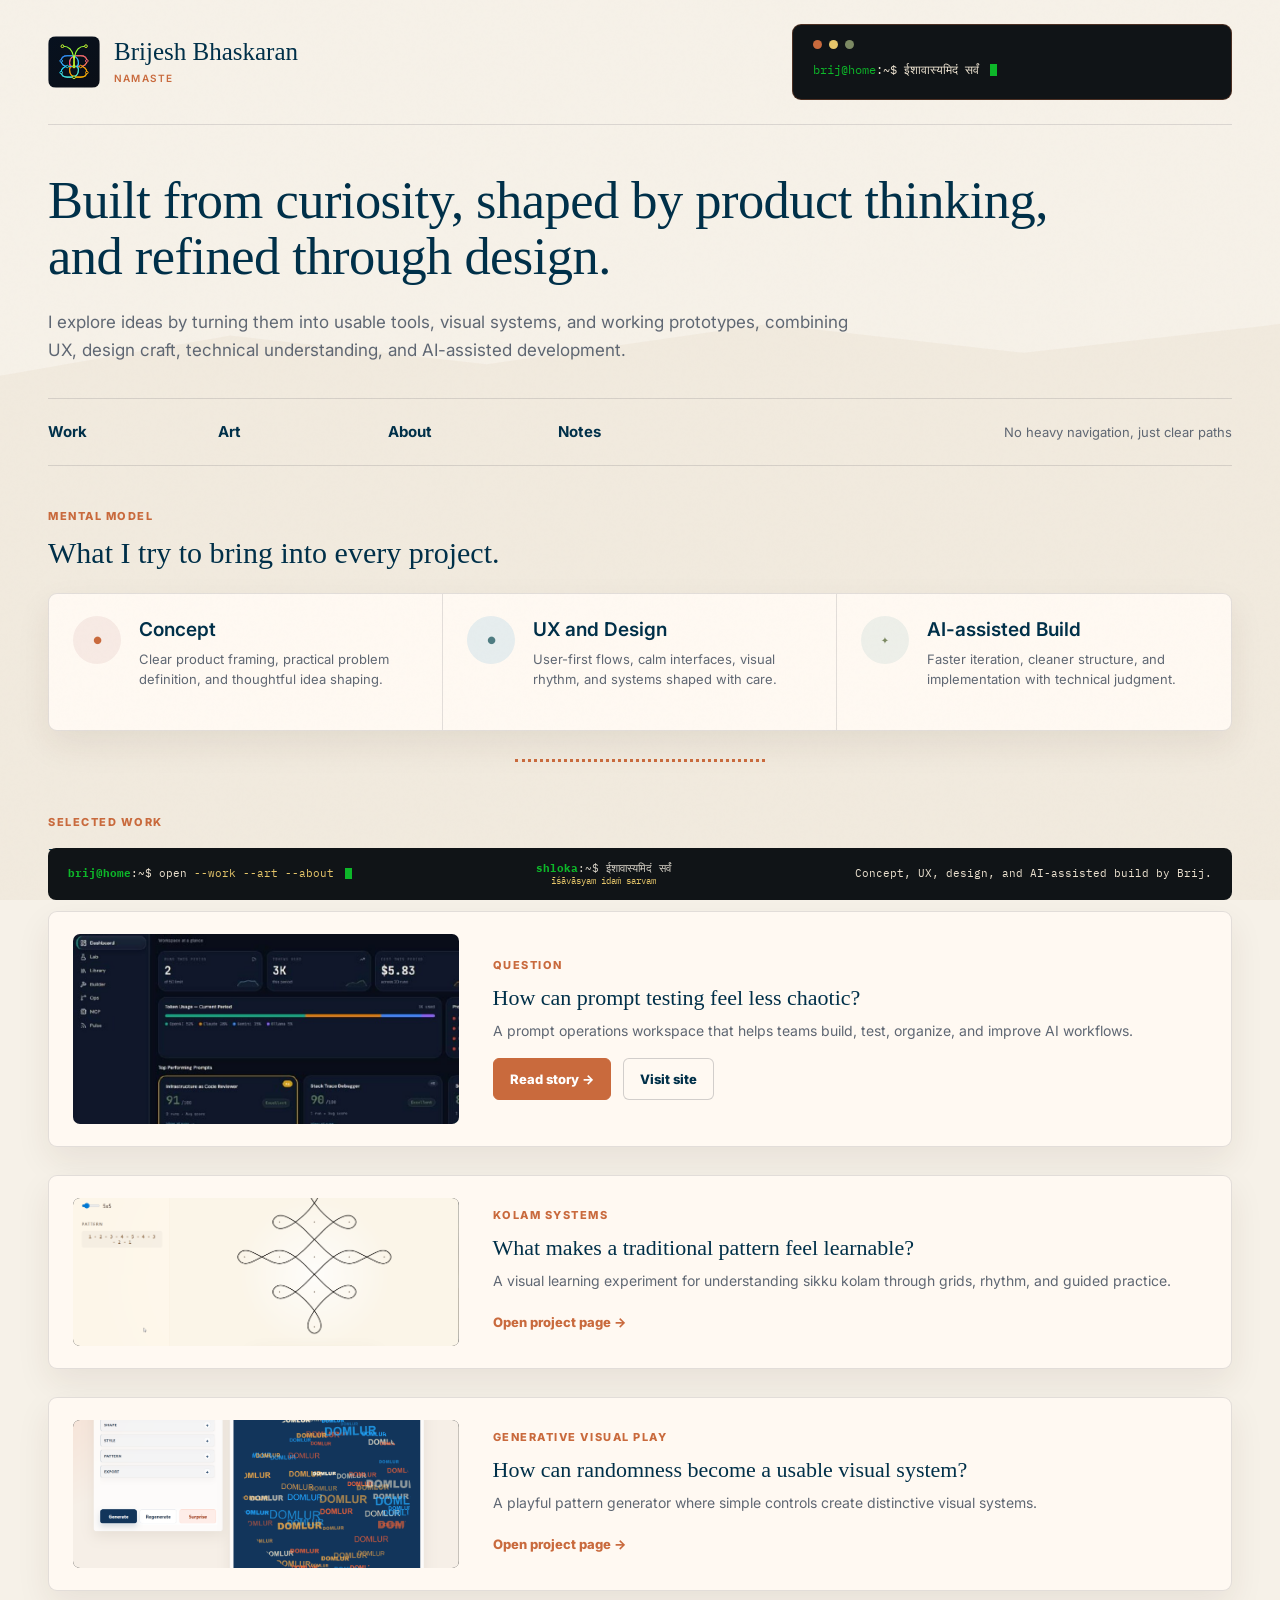
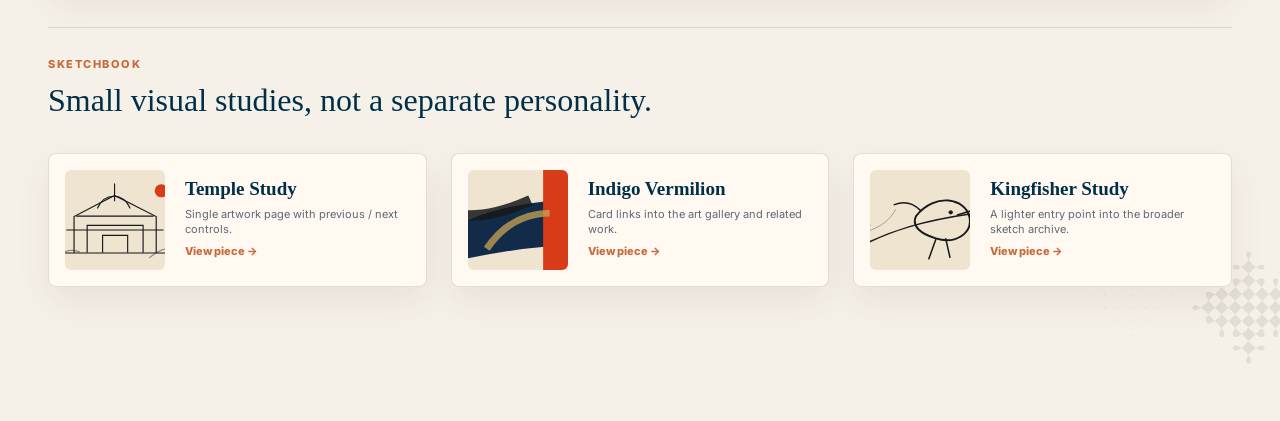
<file: index.html>
<!doctype html>
<html lang="en">
<head>
  <meta charset="utf-8"><meta name="viewport" content="width=device-width,initial-scale=1">
  <meta name="description" content="Git Home — Brijesh Bhaskaran's product design portfolio.">
  <title>Git Home — Brijesh Bhaskaran</title>
  <link rel="icon" href="assets/icons/bb-icon.svg"><link rel="stylesheet" href="css/style.css?v=20260727a">
</head>
<body data-page="home">
  <a class="skip-link" href="#main">Skip to content</a>
  <header class="home-header">
    <a class="home-wordmark" href="index.html"><img src="mockup/bb-icon.svg" alt=""><span><b>Brijesh Bhaskaran</b><small data-site-name>Git Home</small></span></a>
    <div class="terminal shloka" data-shloka aria-label="Vedic shloka"></div>
  </header>
  <main id="main">
    <section class="home-intro">
      <h1 data-hero-heading></h1>
      <p class="lede" data-hero-supporting></p>
      <div class="home-paths"><nav class="page-links" data-page-links aria-label="Explore Git Home"></nav><p>No heavy navigation, just clear paths</p></div>
    </section>
    <section class="models section reveal" aria-labelledby="model-title">
      <p class="eyebrow">Mental model</p><h2 id="model-title">What I try to bring into every project.</h2>
      <div class="model-grid" data-models></div>
      <div class="dotted-rule" aria-hidden="true"></div>
    </section>
    <section class="featured section reveal" aria-labelledby="featured-title">
      <div class="section-heading"><div><p class="eyebrow">Selected work</p><h2 id="featured-title">Projects as questions, not just links.</h2></div></div>
      <div class="story-list" data-featured-apps></div>
    </section>
    <section class="art-preview section reveal" aria-labelledby="art-title">
      <div class="section-heading"><div><p class="eyebrow">Sketchbook</p><h2 id="art-title">Small visual studies, not a separate personality.</h2></div></div>
      <div class="art-strip" data-artwork-preview></div>
    </section>
  </main>
  <footer class="terminal-footer" data-footer></footer>
  <nav class="bottom-nav" aria-label="Mobile navigation">
    <a class="active" href="index.html"><span>⌂</span>Home</a><a href="app-pages/app.html"><span>▦</span>Apps</a><a href="art-pages/index.html"><span>✦</span>Art</a><a href="about.html"><span>◉</span>About</a>
  </nav>
  <script src="js/data-loader.js?v=20260727a"></script><script src="js/main.js?v=20260727a"></script>
</body></html>
</file>
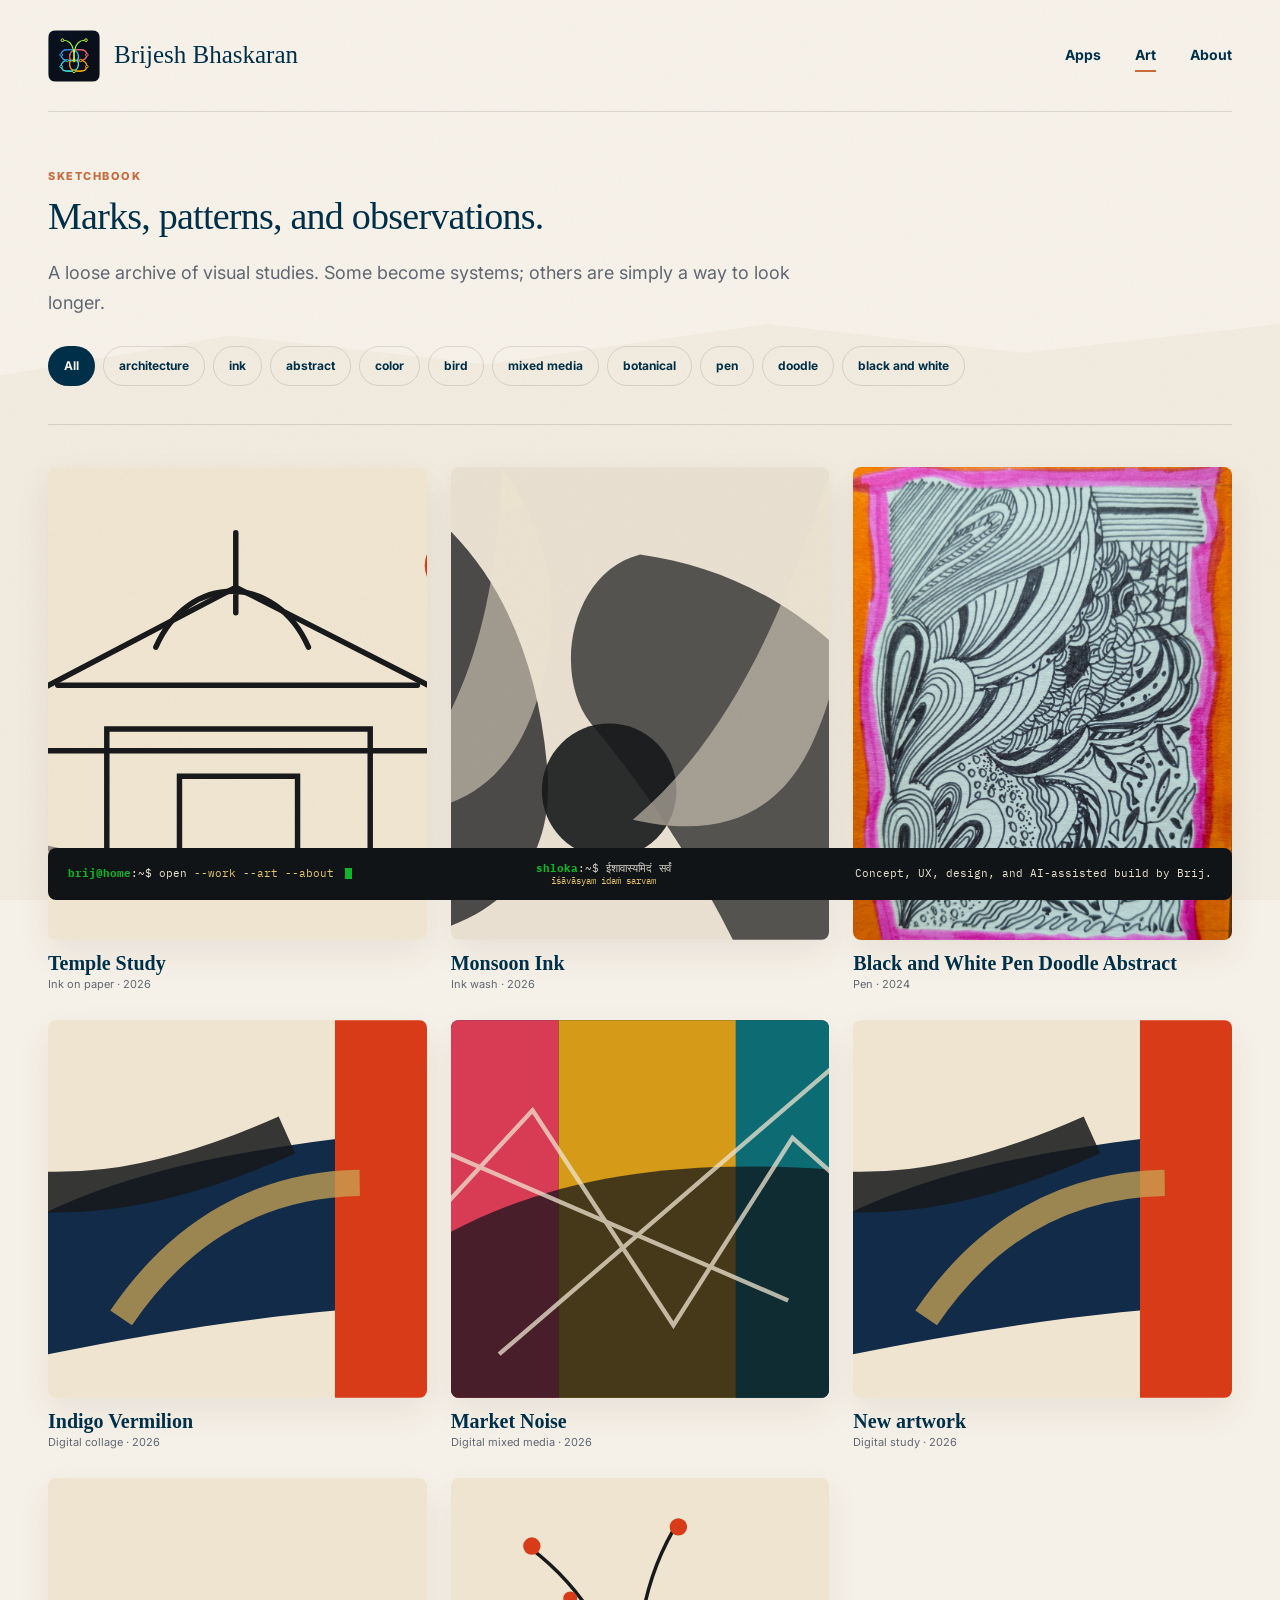
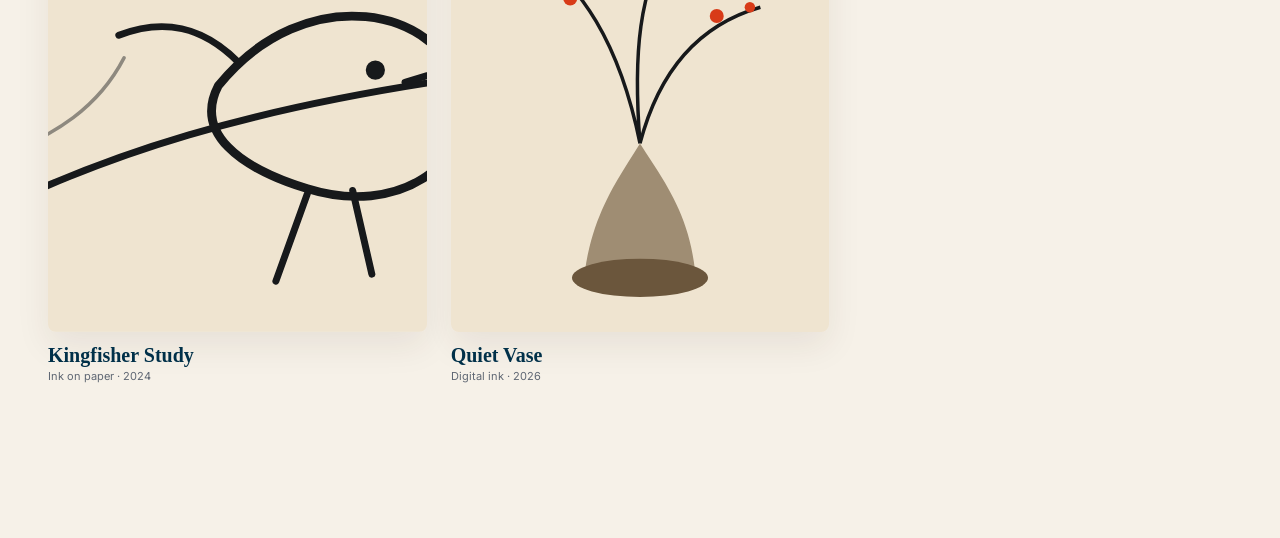
<file: art-pages/index.html>
<!doctype html>
<html lang="en"><head><meta charset="utf-8"><meta name="viewport" content="width=device-width,initial-scale=1"><title>Art — Git Home</title><link rel="icon" href="../assets/icons/bb-icon.svg"><link rel="stylesheet" href="../css/style.css?v=20260727a"></head>
<body data-page="art">
  <header class="topbar"><a class="wordmark" href="../index.html"><span class="mark">G</span><span><b>Brijesh Bhaskaran</b></span></a><nav class="topnav"><a href="../app-pages/app.html">Apps</a><a aria-current="page" href="index.html">Art</a><a href="../about.html">About</a></nav></header>
  <main>
    <section class="page-hero" data-gallery-intro><p class="eyebrow">Sketchbook</p><h1>Marks, patterns, and observations.</h1><p class="lede">A loose archive of visual studies. Some become systems; others are simply a way to look longer.</p><div class="filters" data-art-filters></div></section>
    <section class="gallery section" data-gallery></section>
    <article class="art-detail" data-art-detail hidden><a class="back-link" href="index.html">← Back to gallery</a><div class="art-detail-grid"><figure><img data-art-image alt=""></figure><div><p class="eyebrow" data-art-meta></p><h1 data-art-title></h1><p class="lede" data-art-description></p><div class="tags" data-art-tags></div></div></div><nav class="prev-next"><a data-prev-art></a><a data-next-art></a></nav></article>
  </main>
  <footer class="terminal-footer" data-footer></footer>
  <nav class="bottom-nav"><a href="../index.html"><span>⌂</span>Home</a><a href="../app-pages/app.html"><span>▦</span>Apps</a><a class="active" href="index.html"><span>✦</span>Art</a><a href="../about.html"><span>◉</span>About</a></nav>
  <script src="../js/data-loader.js?v=20260727a"></script><script src="../js/main.js?v=20260727a"></script>
</body></html>
</file>
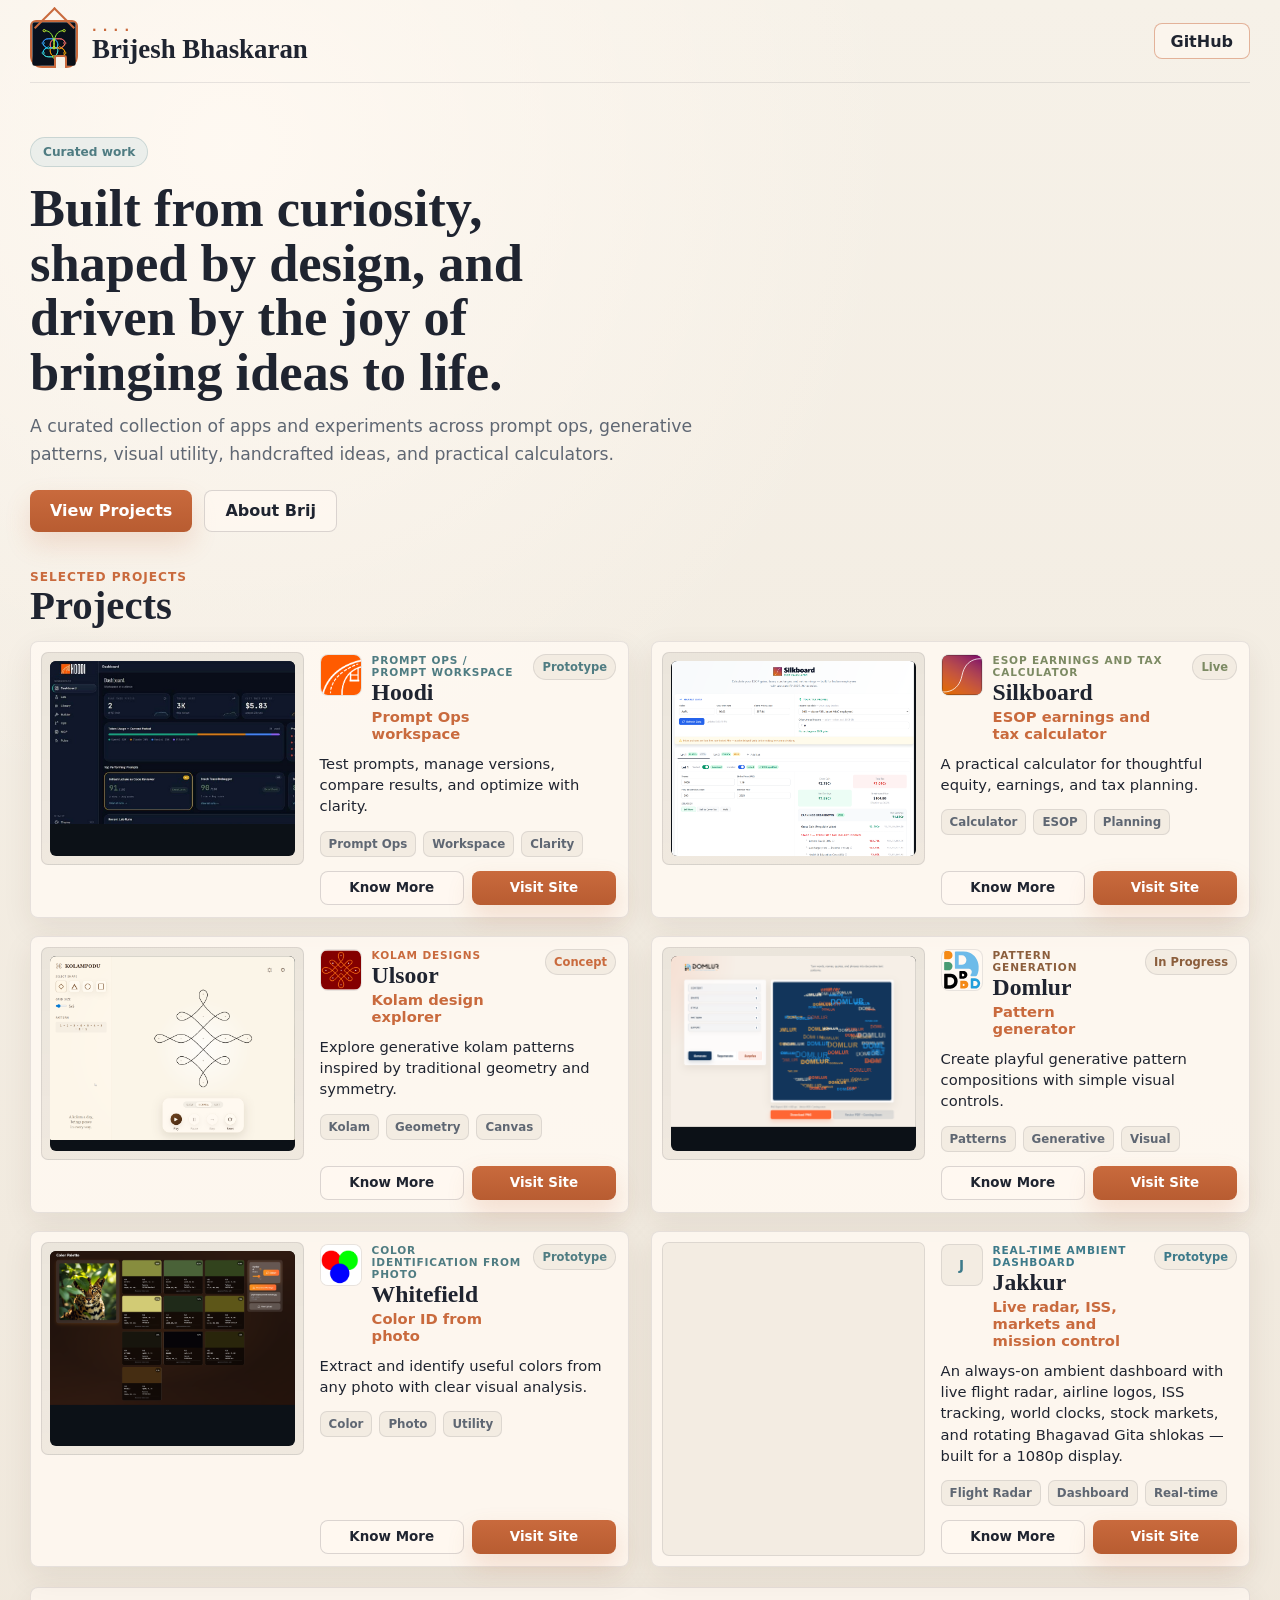
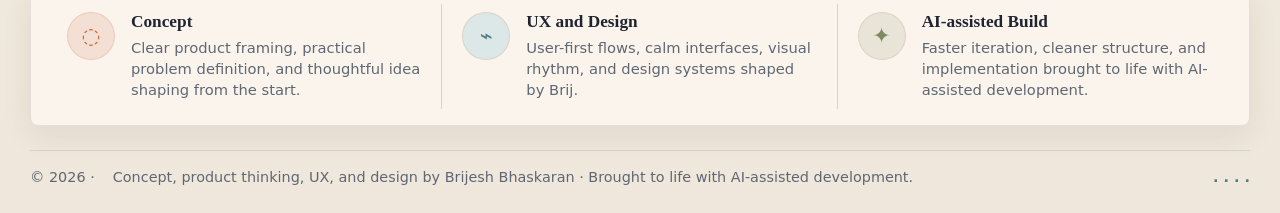
<file: v0-layout/index.html>
<!DOCTYPE html>
<html lang="en">
<head>
  <meta charset="UTF-8" />
  <meta name="viewport" content="width=device-width, initial-scale=1.0" />
  <title>Brijesh Bhaskaran | Namaste!</title>
  <meta
    name="description"
    content="Git Home is a curated portfolio of apps and experiments by Brijesh across prompt ops, generative patterns, visual utility, handcrafted ideas, and esop calculators."
  />
  <link rel="stylesheet" href="styles.css" />
</head>
<body>
  <div class="page-shell">
    <header class="brand-row" aria-label="Site introduction">
      <a class="brand-mark" href="#" aria-label="Git Home">
        <img src="/assets/images/bb-icon.svg" />
      </a>
      <div>
        <p class="brand-kicker"> . . . .</p>
        <h1>Brijesh Bhaskaran</h1>
      </div>
      <a class="brand-link" data-shared-link="githubProfile" href="#">GitHub</a>
    </header>

    <main>
      <section class="hero" aria-labelledby="hero-title">
        <div class="hero-copy">
          <p class="eyebrow">Curated work</p>
          <h2 id="hero-title">Built from curiosity, shaped by design, and driven by the joy of bringing ideas to life.</h2>
          <p class="hero-text">
            A curated collection of apps and experiments across prompt ops, generative patterns, visual utility,
            handcrafted ideas, and practical calculators.
          </p>
          <div class="hero-actions" aria-label="Page sections">
            <a class="button button-primary" href="#projects">View Projects</a>
            <a class="button button-secondary" href="#about">About Brij</a>
          </div>
        </div>
      </section>

      <section class="section projects-section" id="projects" aria-labelledby="projects-title">
        <div class="section-heading">
          <p class="section-kicker">Selected projects</p>
          <h2 id="projects-title">Projects</h2>
        </div>
        <div class="projects-grid" id="projects-grid" aria-live="polite"></div>
      </section>

      <section class="about-section" id="about" aria-labelledby="about-title">
        <div class="about-card">
          <span class="about-icon" aria-hidden="true">◌</span>
          <div>
            <h2 id="about-title">Concept</h2>
            <p>
              Clear product framing, practical problem definition, and thoughtful idea shaping from the start.
            </p>
          </div>
        </div>
        <div class="about-card">
          <span class="about-icon" aria-hidden="true">⌁</span>
          <div>
            <h2>UX and Design</h2>
            <p>
              User-first flows, calm interfaces, visual rhythm, and design systems shaped by Brij.
            </p>
          </div>
        </div>
        <div class="about-card">
          <span class="about-icon" aria-hidden="true">✦</span>
          <div>
            <h2>AI-assisted Build</h2>
            <p>
              Faster iteration, cleaner structure, and implementation brought to life with AI-assisted development.
            </p>
          </div>
        </div>
      </section>
    </main>

    <footer class="site-footer">
      <p>© 2026 · </p>
      <p>Concept, product thinking, UX, and design by Brijesh Bhaskaran · Brought to life with AI-assisted development.</p>
      <a data-shared-link="githubProfile" href="#"> . . . . </a>
    </footer>
  </div>

  <script src="js/app-data.js"></script>
  <script src="js/main.js"></script>
</body>
</html>
</file>
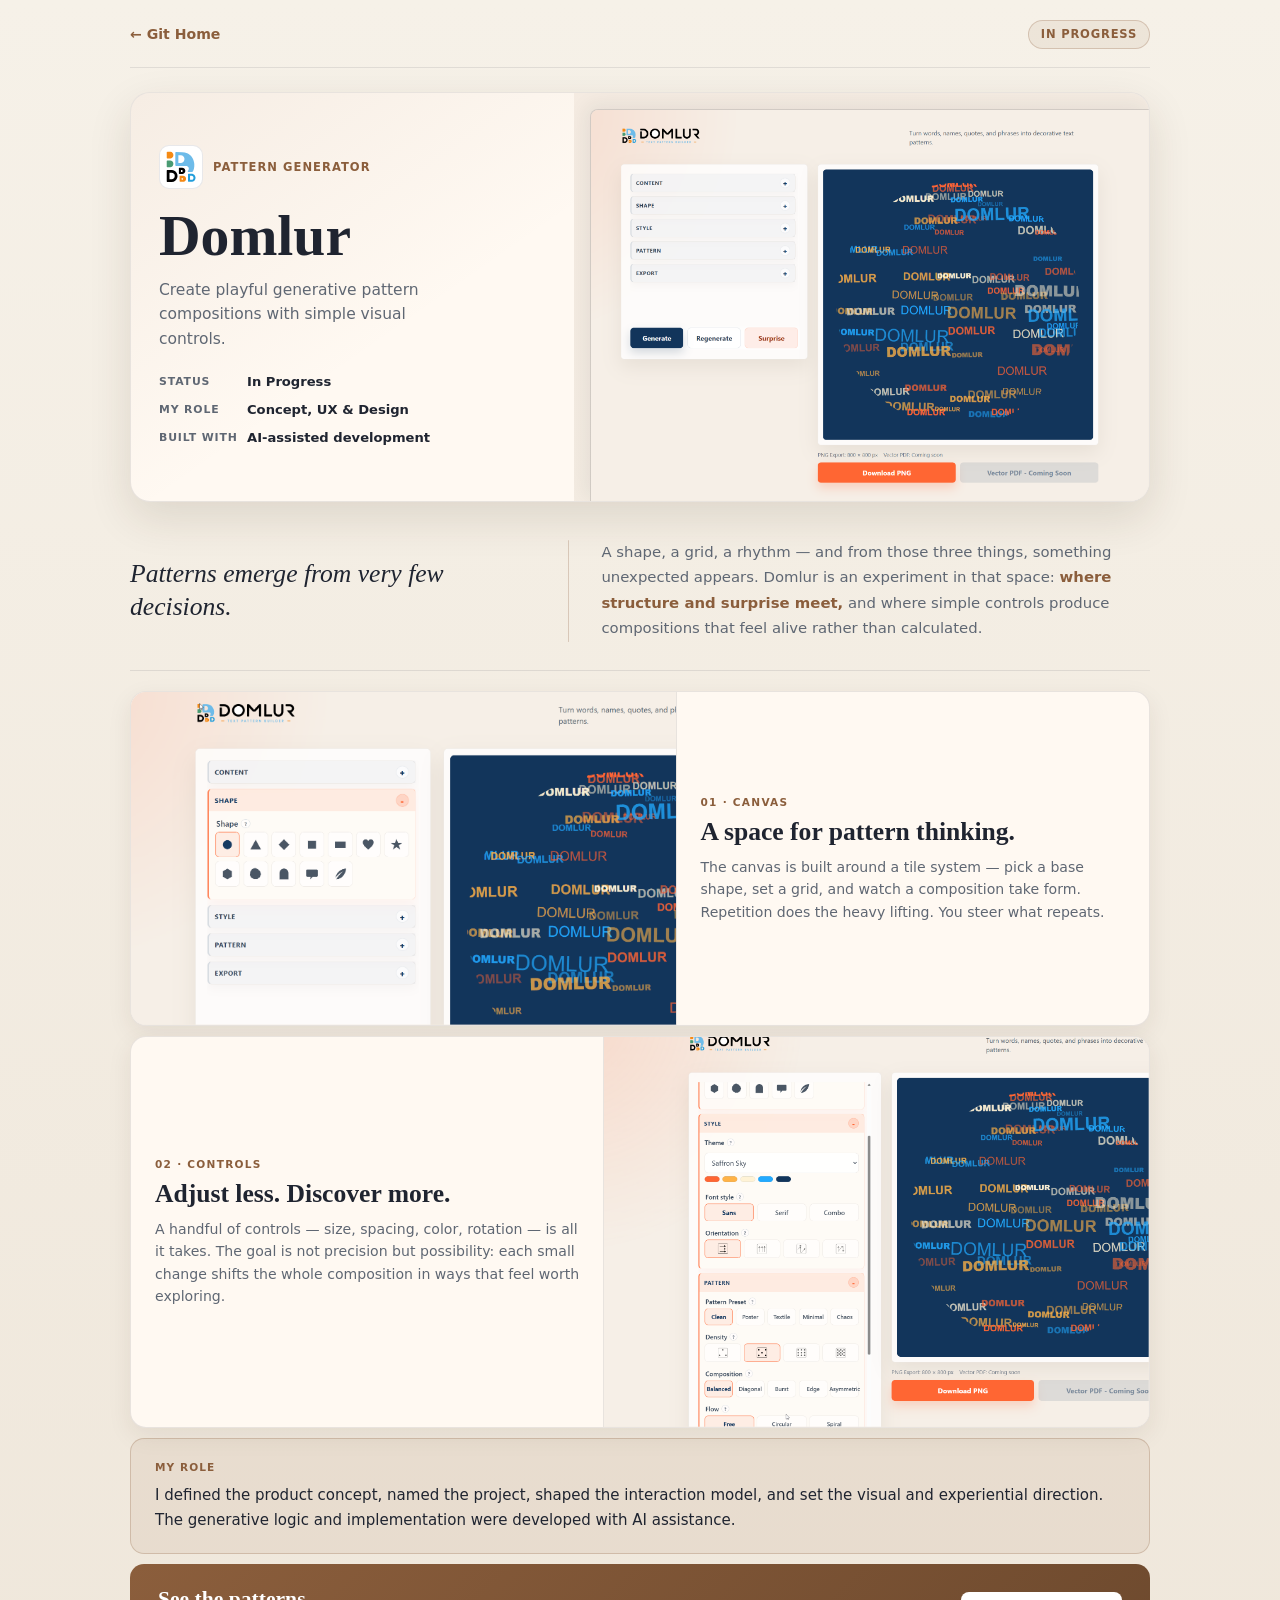
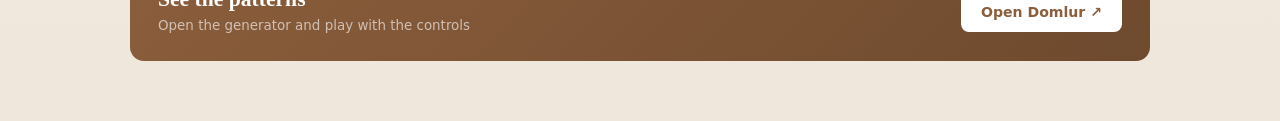
<file: domlur.html>
<!DOCTYPE html>
<html lang="en">
<head>
  <meta charset="UTF-8" />
  <meta name="viewport" content="width=device-width, initial-scale=1.0" />
  <title>Domlur | Git Home</title>
  <meta name="description" content="Domlur is a pattern generator for playful, visual, and generative design experiments." />
  <style>
    :root {
      --bg: #F6F1E8;
      --bg-wash: #EFE7DB;
      --surface: #FFF9F2;
      --surface-alt: #F3ECE2;
      --text: #1F2430;
      --text-soft: #5F6773;
      --border: rgba(31, 36, 48, 0.10);
      --border-med: rgba(31, 36, 48, 0.16);
      --accent: #8B5E3C;
      --accent-soft: rgba(139, 94, 60, 0.08);
      --accent-border: rgba(139, 94, 60, 0.26);
      --shadow: 0 8px 24px rgba(60, 40, 20, 0.08);
      --shadow-lg: 0 16px 44px rgba(60, 40, 20, 0.12);
      --max: 1020px;
    }

    * { box-sizing: border-box; }
    html { scroll-behavior: smooth; }

    body {
      margin: 0;
      font-family: Inter, ui-sans-serif, system-ui, -apple-system, sans-serif;
      color: var(--text);
      background: linear-gradient(180deg, var(--bg) 0%, var(--bg-wash) 100%);
      line-height: 1.65;
      min-width: 320px;
    }

    a { color: inherit; text-decoration: none; }

    .wrap {
      width: min(calc(100% - 40px), var(--max));
      margin: 0 auto;
      padding: 20px 0 60px;
    }

    .topbar {
      display: flex;
      align-items: center;
      justify-content: space-between;
      padding-bottom: 18px;
      border-bottom: 1px solid var(--border);
      margin-bottom: 24px;
    }

    .back-link {
      display: inline-flex;
      align-items: center;
      gap: 6px;
      color: var(--accent);
      font-size: 0.88rem;
      font-weight: 700;
      transition: gap 160ms ease;
    }
    .back-link:hover { gap: 10px; }

    .status-pill {
      padding: 4px 12px;
      border-radius: 999px;
      background: var(--accent-soft);
      border: 1px solid var(--accent-border);
      color: var(--accent);
      font-size: 0.72rem;
      font-weight: 800;
      letter-spacing: 0.07em;
      text-transform: uppercase;
    }

    .hero {
      display: grid;
      grid-template-columns: 1fr 1.3fr;
      min-height: 300px;
      border: 1px solid var(--border);
      border-radius: 20px;
      overflow: hidden;
      box-shadow: var(--shadow-lg);
      margin-bottom: 10px;
      background: var(--surface);
    }

    .hero-left {
      padding: 32px 28px;
      display: flex;
      flex-direction: column;
      justify-content: center;
      background: linear-gradient(145deg, rgba(139, 94, 60, 0.08) 0%, transparent 60%);
    }

    .hero-logo-row {
      display: flex;
      align-items: center;
      gap: 10px;
      margin-bottom: 18px;
    }

    .app-icon {
      width: 44px;
      height: 44px;
      object-fit: contain;
      border-radius: 10px;
      background: #fff;
      border: 1px solid var(--border);
      padding: 5px;
      flex-shrink: 0;
    }

    .eyebrow {
      margin: 0;
      color: var(--accent);
      font-size: 0.72rem;
      font-weight: 800;
      letter-spacing: 0.09em;
      text-transform: uppercase;
    }

    h1 {
      font-family: Georgia, "Times New Roman", serif;
      font-size: clamp(2.6rem, 4.5vw, 4rem);
      line-height: 1.02;
      margin: 0 0 12px;
    }

    .subtitle {
      margin: 0 0 20px;
      color: var(--text-soft);
      font-size: 0.97rem;
      line-height: 1.58;
      max-width: 32ch;
    }

    .hero-meta { display: flex; flex-direction: column; gap: 6px; }
    .hero-meta-row { display: flex; align-items: center; gap: 8px; }
    .meta-label {
      font-size: 0.68rem;
      font-weight: 800;
      letter-spacing: 0.08em;
      text-transform: uppercase;
      color: var(--text-soft);
      min-width: 80px;
    }
    .meta-value { font-size: 0.82rem; font-weight: 700; color: var(--text); }

    .hero-right {
      overflow: hidden;
      display: flex;
      align-items: flex-start;
      justify-content: flex-start;
      padding: 16px 0 0 16px;
      background: linear-gradient(160deg, rgba(139, 94, 60, 0.09) 0%, var(--surface-alt) 100%);
    }

    .hero-screenshot {
      width: 100%;
      display: block;
      border-radius: 8px 0 0 0;
      border: 1px solid var(--border-med);
      border-right: 0;
      border-bottom: 0;
      object-fit: cover;
      object-position: top left;
      box-shadow: -4px -4px 20px rgba(31, 36, 48, 0.07);
    }

    .intro {
      display: grid;
      grid-template-columns: 1fr 1px 1.35fr;
      gap: 0 32px;
      align-items: center;
      padding: 28px 0;
      border-bottom: 1px solid var(--border);
      margin-bottom: 20px;
    }

    .intro-lead {
      font-family: Georgia, "Times New Roman", serif;
      font-size: clamp(1.25rem, 2vw, 1.6rem);
      color: var(--text);
      margin: 0;
      line-height: 1.28;
      font-style: italic;
    }

    .intro-rule {
      width: 1px;
      height: 100%;
      min-height: 56px;
      background: var(--accent-border);
      border-radius: 999px;
    }

    .intro-body {
      margin: 0;
      color: var(--text-soft);
      font-size: 0.93rem;
      line-height: 1.72;
    }

    .intro-body em {
      font-style: normal;
      color: var(--accent);
      font-weight: 650;
    }

    .feature-row {
      display: grid;
      grid-template-columns: 1.15fr 1fr;
      border: 1px solid var(--border);
      border-radius: 16px;
      overflow: hidden;
      box-shadow: var(--shadow);
      margin-bottom: 10px;
      background: var(--surface);
      min-height: 230px;
    }

    .feature-row.flip { grid-template-columns: 1fr 1.15fr; }

    .feature-img {
      background: var(--surface-alt);
      overflow: hidden;
      display: flex;
      align-items: flex-start;
      min-height: 220px;
    }

    .feature-img img {
      width: 100%;
      height: 100%;
      object-fit: cover;
      object-position: top left;
      display: block;
    }

    .feature-text {
      padding: 26px 24px;
      display: flex;
      flex-direction: column;
      justify-content: center;
      border-left: 1px solid var(--border);
    }

    .feature-row.flip .feature-text {
      border-left: 0;
      border-right: 1px solid var(--border);
    }

    .feature-num {
      display: block;
      color: var(--accent);
      font-size: 0.66rem;
      font-weight: 800;
      letter-spacing: 0.12em;
      text-transform: uppercase;
      margin-bottom: 6px;
    }

    .feature-row h2 {
      font-family: Georgia, "Times New Roman", serif;
      font-size: clamp(1.3rem, 2vw, 1.65rem);
      margin: 0 0 10px;
      line-height: 1.1;
    }

    .feature-row p {
      margin: 0;
      color: var(--text-soft);
      font-size: 0.88rem;
      line-height: 1.6;
    }

    .role-callout {
      background: var(--accent-soft);
      border: 1px solid var(--accent-border);
      border-radius: 14px;
      padding: 20px 24px;
      margin-bottom: 10px;
    }

    .role-label {
      display: block;
      color: var(--accent);
      font-size: 0.66rem;
      font-weight: 800;
      letter-spacing: 0.10em;
      text-transform: uppercase;
      margin-bottom: 7px;
    }

    .role-callout p {
      margin: 0;
      color: var(--text);
      font-size: 0.94rem;
      line-height: 1.65;
    }

    .cta-strip {
      display: flex;
      align-items: center;
      justify-content: space-between;
      gap: 20px;
      background: linear-gradient(135deg, #8B5E3C, #6e4a2e);
      border-radius: 14px;
      padding: 24px 28px;
    }

    .cta-copy h3 {
      font-family: Georgia, "Times New Roman", serif;
      font-size: 1.35rem;
      color: #fff;
      margin: 0 0 3px;
      line-height: 1.1;
    }

    .cta-copy p { color: rgba(255,255,255,0.62); margin: 0; font-size: 0.84rem; }

    .cta-btn {
      display: inline-flex;
      align-items: center;
      gap: 6px;
      min-height: 40px;
      padding: 0 20px;
      border-radius: 8px;
      background: #fff;
      color: var(--accent);
      font-weight: 800;
      font-size: 0.88rem;
      white-space: nowrap;
      flex-shrink: 0;
      transition: transform 160ms ease, box-shadow 160ms ease;
    }
    .cta-btn:hover { transform: translateY(-2px); box-shadow: 0 8px 20px rgba(0,0,0,0.18); }

    @media (max-width: 820px) {
      .hero { grid-template-columns: 1fr; min-height: 0; }
      .hero-right { padding: 14px 0 0 14px; height: 220px; }
      .feature-row, .feature-row.flip { grid-template-columns: 1fr; min-height: 0; }
      .feature-img { height: 200px; min-height: 0; }
      .feature-row.flip .feature-text { border-right: 0; border-top: 1px solid var(--border); }
      .feature-text { border-left: 0; border-top: 1px solid var(--border); }
    }

    @media (max-width: 620px) {
      .intro { grid-template-columns: 1fr; gap: 14px 0; }
      .intro-rule { width: 32px; height: 1px; min-height: 0; }
      .cta-strip { flex-direction: column; align-items: flex-start; padding: 20px; }
    }

    @media (max-width: 440px) {
      .wrap { width: min(calc(100% - 28px), var(--max)); }
      .hero-left { padding: 22px 18px; }
    }
  </style>
</head>
<body>
  <div class="wrap">

    <div class="topbar">
      <a class="back-link" href="index.html">← Git Home</a>
      <span class="status-pill">In Progress</span>
    </div>

    <section class="hero">
      <div class="hero-left">
        <div class="hero-logo-row">
          <img class="app-icon" src="assets/images/domlur-icon.svg" alt="" />
          <p class="eyebrow">Pattern generator</p>
        </div>
        <h1>Domlur</h1>
        <p class="subtitle">Create playful generative pattern compositions with simple visual controls.</p>
        <div class="hero-meta">
          <div class="hero-meta-row">
            <span class="meta-label">Status</span>
            <span class="meta-value">In Progress</span>
          </div>
          <div class="hero-meta-row">
            <span class="meta-label">My role</span>
            <span class="meta-value">Concept, UX & Design</span>
          </div>
          <div class="hero-meta-row">
            <span class="meta-label">Built with</span>
            <span class="meta-value">AI-assisted development</span>
          </div>
        </div>
      </div>
      <div class="hero-right">
        <img class="hero-screenshot" src="assets/images/domlur.png" alt="Domlur pattern generator" />
      </div>
    </section>

    <div class="intro">
      <p class="intro-lead">Patterns emerge from very few decisions.</p>
      <div class="intro-rule"></div>
      <p class="intro-body">A shape, a grid, a rhythm — and from those three things, something unexpected appears. Domlur is an experiment in that space: <em>where structure and surprise meet,</em> and where simple controls produce compositions that feel alive rather than calculated.</p>
    </div>

    <div class="feature-row">
      <div class="feature-img">
        <img src="assets/images/domlur-canvas.png" alt="Domlur canvas" />
      </div>
      <div class="feature-text">
        <span class="feature-num">01 · Canvas</span>
        <h2>A space for pattern thinking.</h2>
        <p>The canvas is built around a tile system — pick a base shape, set a grid, and watch a composition take form. Repetition does the heavy lifting. You steer what repeats.</p>
      </div>
    </div>

    <div class="feature-row flip">
      <div class="feature-text">
        <span class="feature-num">02 · Controls</span>
        <h2>Adjust less. Discover more.</h2>
        <p>A handful of controls — size, spacing, color, rotation — is all it takes. The goal is not precision but possibility: each small change shifts the whole composition in ways that feel worth exploring.</p>
      </div>
      <div class="feature-img">
        <img src="assets/images/domlur-controls.png" alt="Domlur controls" />
      </div>
    </div>

    <div class="role-callout">
      <span class="role-label">My role</span>
      <p>I defined the product concept, named the project, shaped the interaction model, and set the visual and experiential direction. The generative logic and implementation were developed with AI assistance.</p>
    </div>

    <div class="cta-strip">
      <div class="cta-copy">
        <h3>See the patterns</h3>
        <p>Open the generator and play with the controls</p>
      </div>
      <a class="cta-btn" href="https://domlur.vercel.app" target="_blank" rel="noopener noreferrer">Open Domlur ↗</a>
    </div>

  </div>
</body>
</html>
</file>
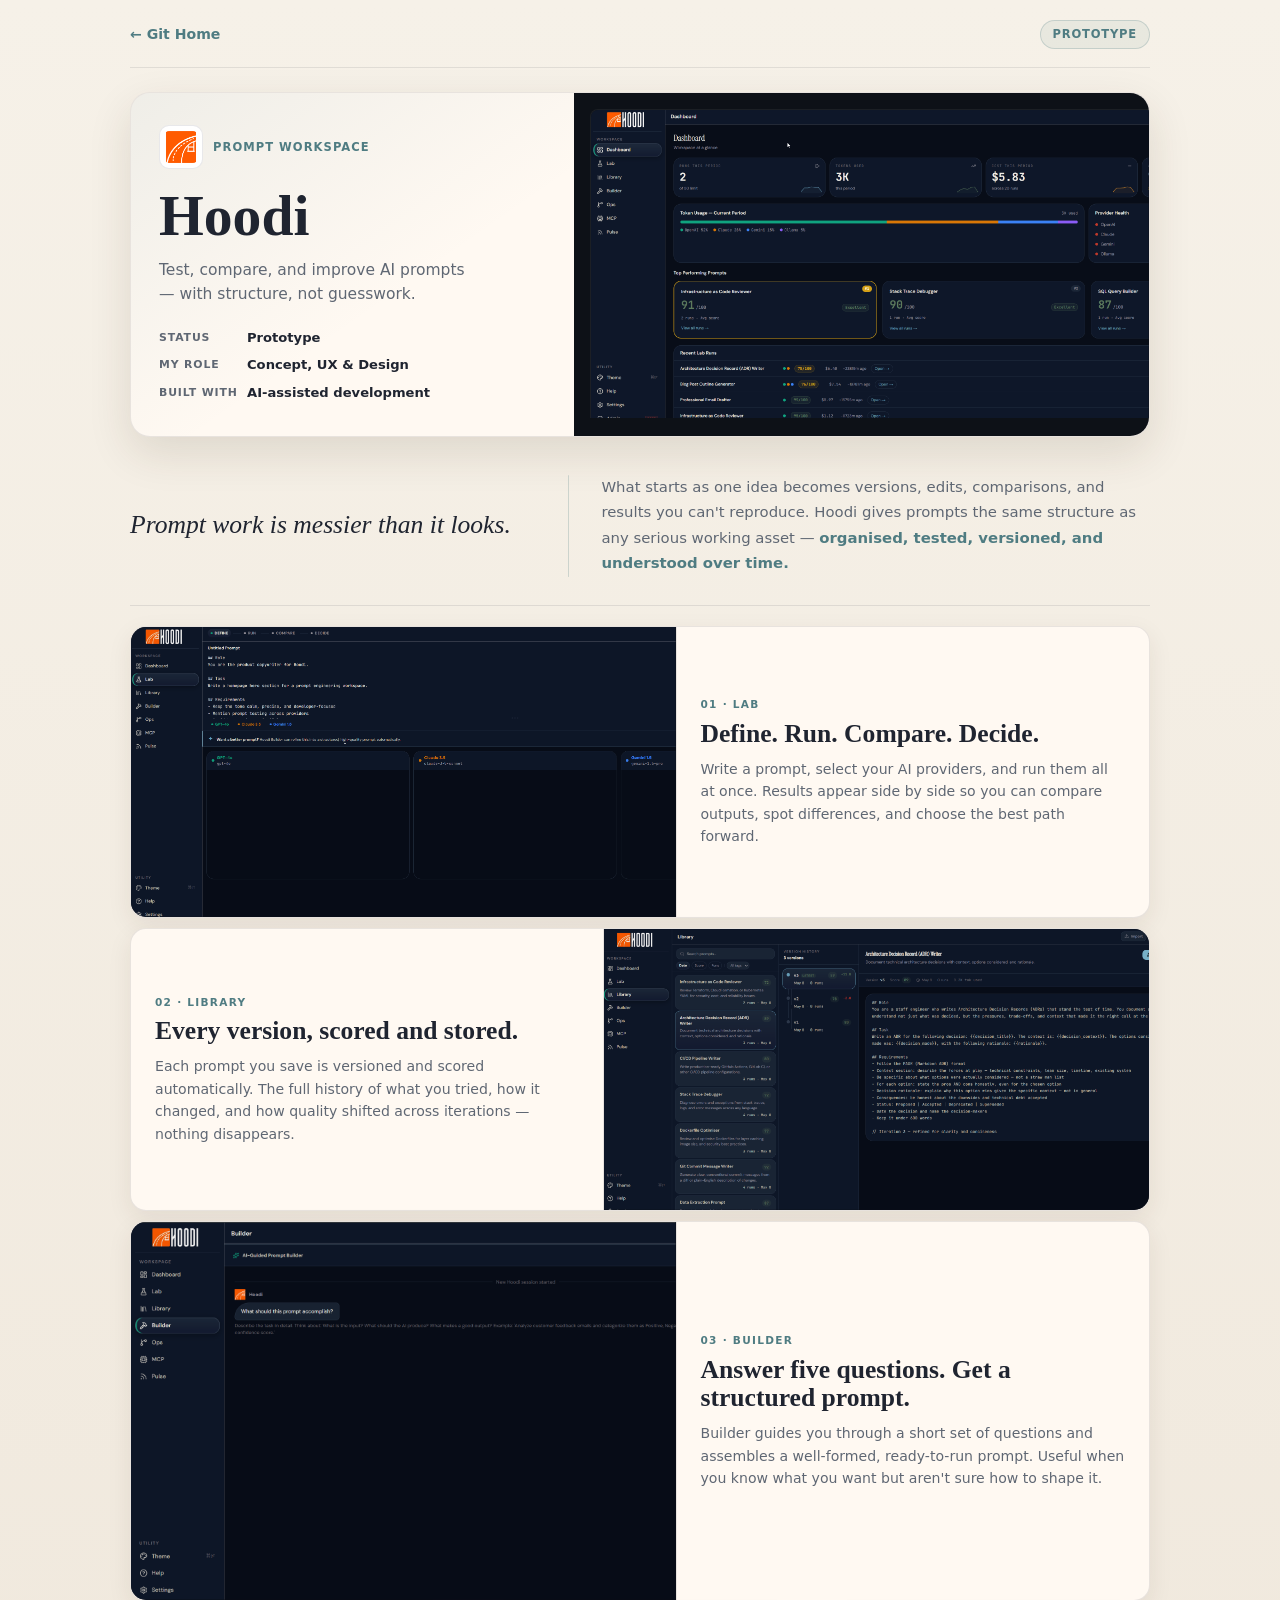
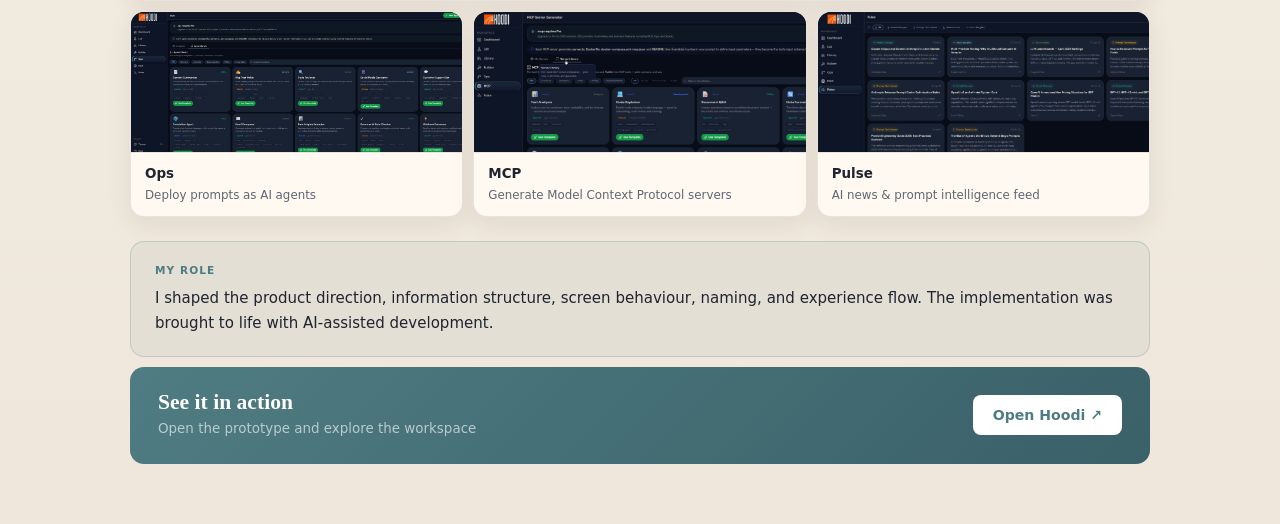
<file: hoodi.html>
<!DOCTYPE html>
<html lang="en">
<head>
  <meta charset="UTF-8" />
  <meta name="viewport" content="width=device-width, initial-scale=1.0" />
  <title>Hoodi | Git Home</title>
  <meta name="description" content="Hoodi is a prompt workspace for testing, comparing, and improving AI prompts." />
  <style>
    :root {
      --bg: #F6F1E8;
      --bg-wash: #EFE7DB;
      --surface: #FFF9F2;
      --surface-alt: #F3ECE2;
      --text: #1F2430;
      --text-soft: #5F6773;
      --border: rgba(31, 36, 48, 0.10);
      --border-med: rgba(31, 36, 48, 0.16);
      --accent: #4F7C82;
      --accent-soft: rgba(79, 124, 130, 0.08);
      --accent-border: rgba(79, 124, 130, 0.24);
      --app-bg: #0D1117;
      --shadow: 0 8px 24px rgba(60, 40, 20, 0.08);
      --shadow-lg: 0 16px 44px rgba(60, 40, 20, 0.12);
      --max: 1020px;
    }

    * { box-sizing: border-box; }
    html { scroll-behavior: smooth; }

    body {
      margin: 0;
      font-family: Inter, ui-sans-serif, system-ui, -apple-system, sans-serif;
      color: var(--text);
      background: linear-gradient(180deg, var(--bg) 0%, var(--bg-wash) 100%);
      line-height: 1.65;
      min-width: 320px;
    }

    a { color: inherit; text-decoration: none; }

    .wrap {
      width: min(calc(100% - 40px), var(--max));
      margin: 0 auto;
      padding: 20px 0 60px;
    }

    /* ── Topbar ── */
    .topbar {
      display: flex;
      align-items: center;
      justify-content: space-between;
      padding-bottom: 18px;
      border-bottom: 1px solid var(--border);
      margin-bottom: 24px;
    }

    .back-link {
      display: inline-flex;
      align-items: center;
      gap: 6px;
      color: var(--accent);
      font-size: 0.88rem;
      font-weight: 700;
      transition: gap 160ms ease;
    }
    .back-link:hover { gap: 10px; }

    .status-pill {
      padding: 4px 12px;
      border-radius: 999px;
      background: var(--accent-soft);
      border: 1px solid var(--accent-border);
      color: var(--accent);
      font-size: 0.72rem;
      font-weight: 800;
      letter-spacing: 0.07em;
      text-transform: uppercase;
    }

    /* ── Hero ── */
    .hero {
      display: grid;
      grid-template-columns: 1fr 1.3fr;
      min-height: 300px;
      border: 1px solid var(--border);
      border-radius: 20px;
      overflow: hidden;
      box-shadow: var(--shadow-lg);
      margin-bottom: 10px;
      background: var(--surface);
    }

    .hero-left {
      padding: 32px 28px;
      display: flex;
      flex-direction: column;
      justify-content: center;
      background: linear-gradient(145deg, rgba(79, 124, 130, 0.09) 0%, transparent 60%);
    }

    .hero-logo-row {
      display: flex;
      align-items: center;
      gap: 10px;
      margin-bottom: 18px;
    }

    .app-icon {
      width: 44px;
      height: 44px;
      object-fit: contain;
      border-radius: 10px;
      background: #fff;
      border: 1px solid var(--border);
      padding: 5px;
      flex-shrink: 0;
    }

    .eyebrow {
      margin: 0;
      color: var(--accent);
      font-size: 0.72rem;
      font-weight: 800;
      letter-spacing: 0.09em;
      text-transform: uppercase;
    }

    h1 {
      font-family: Georgia, "Times New Roman", serif;
      font-size: clamp(2.6rem, 4.5vw, 4rem);
      line-height: 1.02;
      margin: 0 0 12px;
    }

    .subtitle {
      margin: 0 0 20px;
      color: var(--text-soft);
      font-size: 0.97rem;
      line-height: 1.58;
      max-width: 32ch;
    }

    .hero-meta {
      display: flex;
      flex-direction: column;
      gap: 6px;
    }

    .hero-meta-row {
      display: flex;
      align-items: center;
      gap: 8px;
    }

    .meta-label {
      font-size: 0.68rem;
      font-weight: 800;
      letter-spacing: 0.08em;
      text-transform: uppercase;
      color: var(--text-soft);
      min-width: 80px;
    }

    .meta-value {
      font-size: 0.82rem;
      font-weight: 700;
      color: var(--text);
    }

    .hero-right {
      background: var(--app-bg);
      overflow: hidden;
      display: flex;
      align-items: flex-start;
      justify-content: flex-start;
      padding: 16px 0 0 16px;
    }

    .hero-screenshot {
      width: 100%;
      display: block;
      border-radius: 8px 0 0 0;
      border: 1px solid rgba(255,255,255,0.06);
      border-right: 0;
      border-bottom: 0;
      object-fit: cover;
      object-position: top left;
    }

    /* ── Intro ── */
    .intro {
      display: grid;
      grid-template-columns: 1fr 1px 1.35fr;
      gap: 0 32px;
      align-items: center;
      padding: 28px 0;
      border-bottom: 1px solid var(--border);
      margin-bottom: 20px;
    }

    .intro-lead {
      font-family: Georgia, "Times New Roman", serif;
      font-size: clamp(1.25rem, 2vw, 1.6rem);
      color: var(--text);
      margin: 0;
      line-height: 1.28;
      font-style: italic;
    }

    .intro-rule {
      width: 1px;
      height: 100%;
      min-height: 56px;
      background: var(--accent-border);
      border-radius: 999px;
    }

    .intro-body {
      margin: 0;
      color: var(--text-soft);
      font-size: 0.93rem;
      line-height: 1.72;
    }

    .intro-body em {
      font-style: normal;
      color: var(--accent);
      font-weight: 650;
    }

    @media (max-width: 620px) {
      .intro {
        grid-template-columns: 1fr;
        gap: 14px 0;
      }
      .intro-rule {
        width: 32px;
        height: 1px;
        min-height: 0;
      }
    }

    /* ── Feature rows ── */
    .feature-row {
      display: grid;
      grid-template-columns: 1.15fr 1fr;
      border: 1px solid var(--border);
      border-radius: 16px;
      overflow: hidden;
      box-shadow: var(--shadow);
      margin-bottom: 10px;
      background: var(--surface);
      min-height: 230px;
    }

    .feature-row.flip {
      grid-template-columns: 1fr 1.15fr;
    }

    .feature-img {
      background: var(--app-bg);
      overflow: hidden;
      display: flex;
      align-items: flex-start;
    }

    .feature-img img {
      width: 100%;
      height: 100%;
      object-fit: cover;
      object-position: top left;
      display: block;
      opacity: 0.96;
    }

    .feature-text {
      padding: 26px 24px;
      display: flex;
      flex-direction: column;
      justify-content: center;
      border-left: 1px solid var(--border);
    }

    .feature-row.flip .feature-text {
      border-left: 0;
      border-right: 1px solid var(--border);
    }

    .feature-num {
      display: block;
      color: var(--accent);
      font-size: 0.66rem;
      font-weight: 800;
      letter-spacing: 0.12em;
      text-transform: uppercase;
      margin-bottom: 6px;
    }

    .feature-row h2 {
      font-family: Georgia, "Times New Roman", serif;
      font-size: clamp(1.3rem, 2vw, 1.65rem);
      margin: 0 0 10px;
      line-height: 1.1;
    }

    .feature-row p {
      margin: 0;
      color: var(--text-soft);
      font-size: 0.88rem;
      line-height: 1.6;
    }

    /* ── More features strip ── */
    .more-strip {
      display: grid;
      grid-template-columns: repeat(3, 1fr);
      gap: 10px;
      margin-bottom: 24px;
    }

    .more-card {
      border-radius: 14px;
      overflow: hidden;
      border: 1px solid var(--border);
      box-shadow: var(--shadow);
      background: var(--surface);
    }

    .more-img {
      background: var(--app-bg);
      height: 140px;
      overflow: hidden;
    }

    .more-img img {
      width: 100%;
      height: 100%;
      object-fit: cover;
      object-position: top left;
      display: block;
      opacity: 0.95;
    }

    .more-label {
      padding: 10px 14px;
      border-top: 1px solid var(--border);
    }

    .more-name {
      display: block;
      font-weight: 700;
      font-size: 0.84rem;
      color: var(--text);
      margin-bottom: 1px;
    }

    .more-desc {
      display: block;
      font-size: 0.74rem;
      color: var(--text-soft);
    }

    /* ── Role callout ── */
    .role-callout {
      background: var(--accent-soft);
      border: 1px solid var(--accent-border);
      border-radius: 14px;
      padding: 20px 24px;
      margin-bottom: 10px;
    }

    .role-label {
      display: block;
      color: var(--accent);
      font-size: 0.66rem;
      font-weight: 800;
      letter-spacing: 0.10em;
      text-transform: uppercase;
      margin-bottom: 7px;
    }

    .role-callout p {
      margin: 0;
      color: var(--text);
      font-size: 0.94rem;
      line-height: 1.65;
    }

    /* ── CTA ── */
    .cta-strip {
      display: flex;
      align-items: center;
      justify-content: space-between;
      gap: 20px;
      background: linear-gradient(135deg, #4F7C82, #3a6068);
      border-radius: 14px;
      padding: 24px 28px;
    }

    .cta-copy h3 {
      font-family: Georgia, "Times New Roman", serif;
      font-size: 1.35rem;
      color: #fff;
      margin: 0 0 3px;
      line-height: 1.1;
    }

    .cta-copy p {
      color: rgba(255,255,255,0.62);
      margin: 0;
      font-size: 0.84rem;
    }

    .cta-btn {
      display: inline-flex;
      align-items: center;
      gap: 6px;
      min-height: 40px;
      padding: 0 20px;
      border-radius: 8px;
      background: #fff;
      color: var(--accent);
      font-weight: 800;
      font-size: 0.88rem;
      white-space: nowrap;
      flex-shrink: 0;
      transition: transform 160ms ease, box-shadow 160ms ease;
    }
    .cta-btn:hover {
      transform: translateY(-2px);
      box-shadow: 0 8px 20px rgba(0,0,0,0.18);
    }

    /* ── Responsive ── */
    @media (max-width: 820px) {
      .hero { grid-template-columns: 1fr; min-height: 0; }
      .hero-right {
        padding: 14px 0 0 14px;
        height: 220px;
      }
      .feature-row,
      .feature-row.flip {
        grid-template-columns: 1fr;
        min-height: 0;
      }
      .feature-img { height: 180px; }
      .feature-row.flip .feature-text {
        border-right: 0;
        border-top: 1px solid var(--border);
      }
      .feature-text { border-left: 0; border-top: 1px solid var(--border); }
    }

    @media (max-width: 600px) {
      .more-strip { grid-template-columns: 1fr 1fr; }
      .more-strip .more-card:last-child { grid-column: 1 / -1; }
      .cta-strip { flex-direction: column; align-items: flex-start; padding: 20px; }
    }

    @media (max-width: 440px) {
      .wrap { width: min(calc(100% - 28px), var(--max)); }
      .hero-left { padding: 22px 18px; }
      .more-strip { grid-template-columns: 1fr; }
      .more-strip .more-card:last-child { grid-column: auto; }
    }
  </style>
</head>
<body>
  <div class="wrap">

    <div class="topbar">
      <a class="back-link" href="index.html">← Git Home</a>
      <span class="status-pill">Prototype</span>
    </div>

    <!-- Hero -->
    <section class="hero">
      <div class="hero-left">
        <div class="hero-logo-row">
          <img class="app-icon" src="assets/images/hoodi-icon.png" alt="" />
          <p class="eyebrow">Prompt workspace</p>
        </div>
        <h1>Hoodi</h1>
        <p class="subtitle">Test, compare, and improve AI prompts — with structure, not guesswork.</p>
        <div class="hero-meta">
          <div class="hero-meta-row">
            <span class="meta-label">Status</span>
            <span class="meta-value">Prototype</span>
          </div>
          <div class="hero-meta-row">
            <span class="meta-label">My role</span>
            <span class="meta-value">Concept, UX & Design</span>
          </div>
          <div class="hero-meta-row">
            <span class="meta-label">Built with</span>
            <span class="meta-value">AI-assisted development</span>
          </div>
        </div>
      </div>
      <div class="hero-right">
        <img class="hero-screenshot" src="assets/images/hoodi-dashboard.png" alt="Hoodi dashboard" />
      </div>
    </section>

    <!-- Intro -->
    <div class="intro">
      <p class="intro-lead">Prompt work is messier than it looks.</p>
      <div class="intro-rule"></div>
      <p class="intro-body">What starts as one idea becomes versions, edits, comparisons, and results you can't reproduce. Hoodi gives prompts the same structure as any serious working asset — <em>organised, tested, versioned, and understood over time.</em></p>
    </div>

    <!-- Lab -->
    <div class="feature-row">
      <div class="feature-img">
        <img src="assets/images/hoodi-lab.png" alt="Hoodi Lab" />
      </div>
      <div class="feature-text">
        <span class="feature-num">01 · Lab</span>
        <h2>Define. Run. Compare. Decide.</h2>
        <p>Write a prompt, select your AI providers, and run them all at once. Results appear side by side so you can compare outputs, spot differences, and choose the best path forward.</p>
      </div>
    </div>

    <!-- Library (flipped) -->
    <div class="feature-row flip">
      <div class="feature-text">
        <span class="feature-num">02 · Library</span>
        <h2>Every version, scored and stored.</h2>
        <p>Each prompt you save is versioned and scored automatically. The full history of what you tried, how it changed, and how quality shifted across iterations — nothing disappears.</p>
      </div>
      <div class="feature-img">
        <img src="assets/images/hoodi-lib.png" alt="Hoodi Library" />
      </div>
    </div>

    <!-- Builder -->
    <div class="feature-row">
      <div class="feature-img">
        <img src="assets/images/hoodi-build.png" alt="Hoodi Builder" />
      </div>
      <div class="feature-text">
        <span class="feature-num">03 · Builder</span>
        <h2>Answer five questions. Get a structured prompt.</h2>
        <p>Builder guides you through a short set of questions and assembles a well-formed, ready-to-run prompt. Useful when you know what you want but aren't sure how to shape it.</p>
      </div>
    </div>

    <!-- More: Ops, MCP, Pulse -->
    <div class="more-strip">
      <div class="more-card">
        <div class="more-img">
          <img src="assets/images/hoodi-ops.png" alt="Hoodi Ops" />
        </div>
        <div class="more-label">
          <span class="more-name">Ops</span>
          <span class="more-desc">Deploy prompts as AI agents</span>
        </div>
      </div>
      <div class="more-card">
        <div class="more-img">
          <img src="assets/images/hoodi-mcp.png" alt="Hoodi MCP" />
        </div>
        <div class="more-label">
          <span class="more-name">MCP</span>
          <span class="more-desc">Generate Model Context Protocol servers</span>
        </div>
      </div>
      <div class="more-card">
        <div class="more-img">
          <img src="assets/images/hoodi-pulse.png" alt="Hoodi Pulse" />
        </div>
        <div class="more-label">
          <span class="more-name">Pulse</span>
          <span class="more-desc">AI news & prompt intelligence feed</span>
        </div>
      </div>
    </div>

    <!-- My role -->
    <div class="role-callout">
      <span class="role-label">My role</span>
      <p>I shaped the product direction, information structure, screen behaviour, naming, and experience flow. The implementation was brought to life with AI-assisted development.</p>
    </div>

    <!-- CTA -->
    <div class="cta-strip">
      <div class="cta-copy">
        <h3>See it in action</h3>
        <p>Open the prototype and explore the workspace</p>
      </div>
      <a class="cta-btn" href="https://hoodi.vercel.app" target="_blank" rel="noopener noreferrer">Open Hoodi ↗</a>
    </div>

  </div>
</body>
</html>
</file>
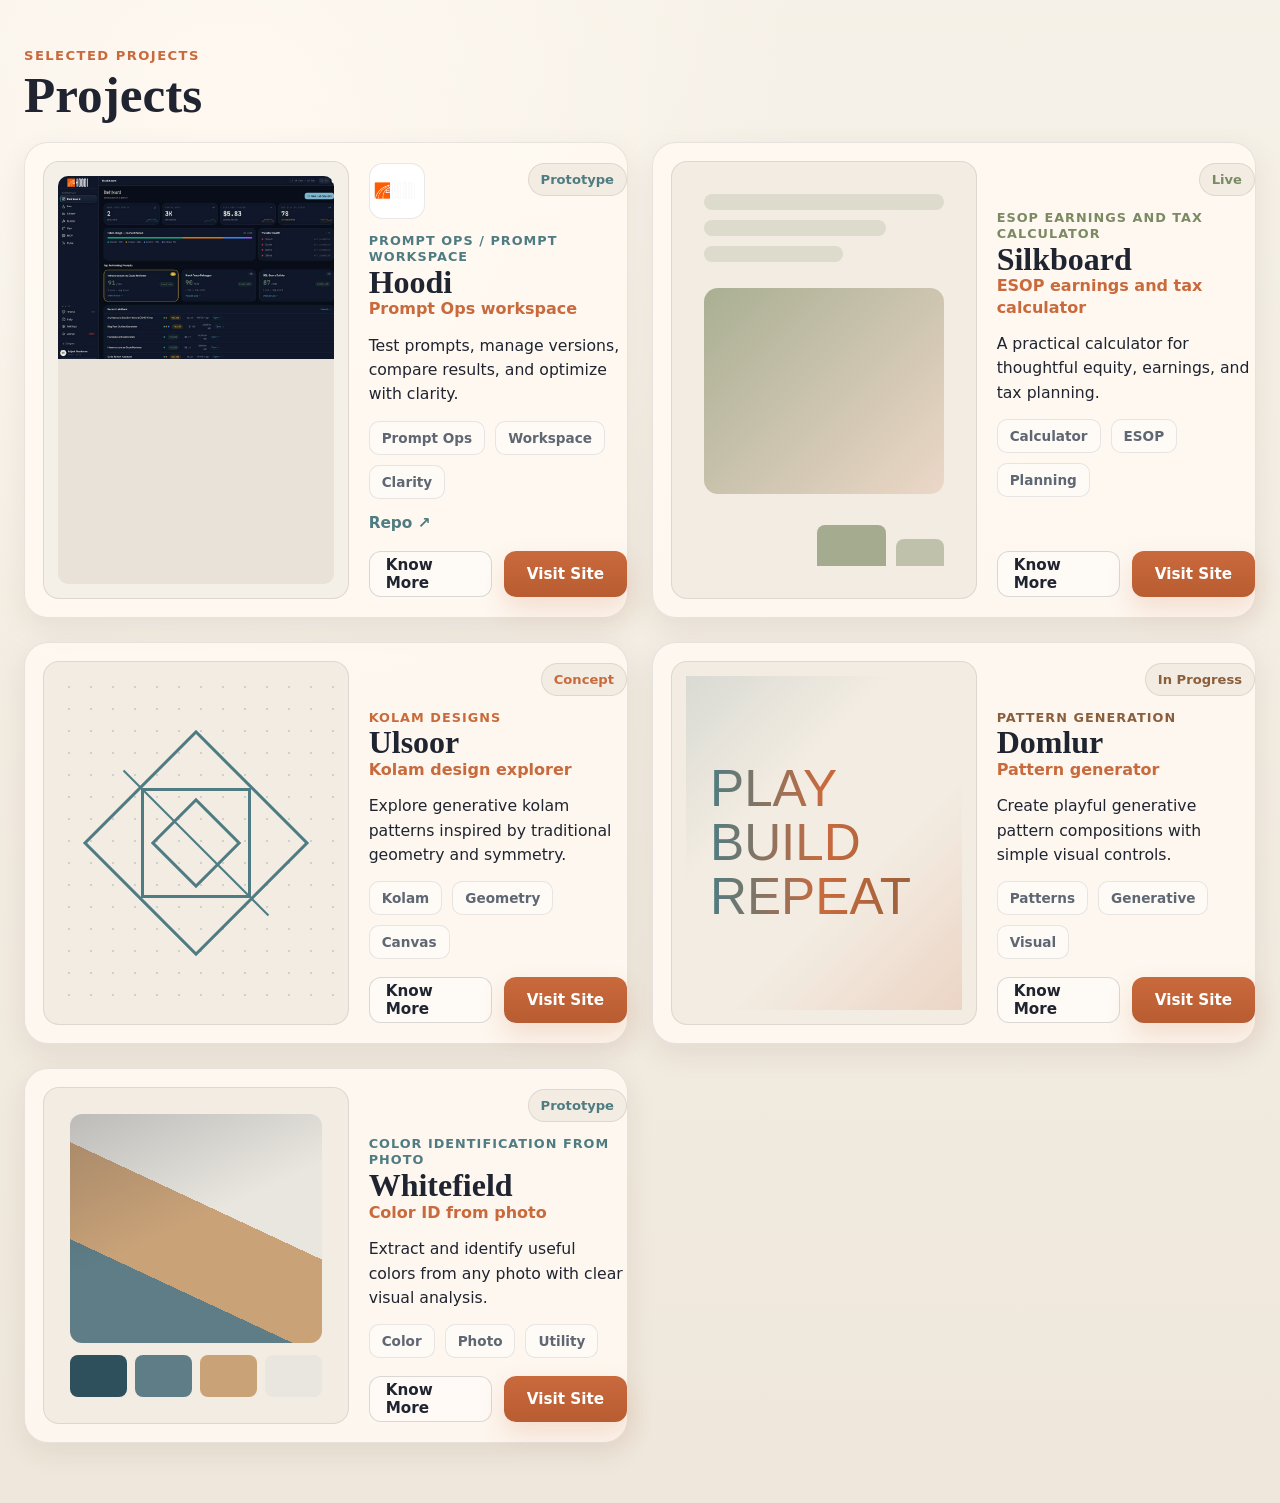
<file: mock.html>
<!DOCTYPE html>
<html lang="en">
<head>
  <meta charset="UTF-8" />
  <meta name="viewport" content="width=device-width, initial-scale=1.0" />
  <title>Git Home Card Template Reference</title>
  <style>
    :root {
      --page-bg: #f6f1e8;
      --page-bg-wash: #efe7db;
      --surface: #fff9f2;
      --surface-alt: #f3ece2;

      --text-primary: #1f2430;
      --text-secondary: #5f6773;
      --text-muted: #7b8391;

      --border: rgba(31, 36, 48, 0.10);
      --border-strong: rgba(31, 36, 48, 0.16);

      --accent-primary: #c96a3d;
      --accent-primary-hover: #b85c31;
      --accent-soft: #f3dfd3;

      --accent-cool: #4f7c82;
      --accent-cool-soft: #dce8e7;

      --moss: #7c8a63;
      --clay: #8b5e3c;

      --shadow-card: 0 10px 30px rgba(60, 40, 20, 0.08);
      --shadow-elevated: 0 18px 45px rgba(60, 40, 20, 0.12);

      --radius-card: 24px;
      --radius-inner: 16px;
      --radius-pill: 999px;

      --max-width: 1320px;

      /* Card sizing guidance */
      --card-min-height: 340px;
      --preview-min-height: 260px;
    }

    * {
      box-sizing: border-box;
    }

    html {
      scroll-behavior: smooth;
    }

    body {
      margin: 0;
      color: var(--text-primary);
      background:
        radial-gradient(circle at 18% 8%, rgba(255, 249, 242, 0.95), transparent 34%),
        linear-gradient(180deg, var(--page-bg) 0%, var(--page-bg-wash) 100%);
      font-family: Inter, ui-sans-serif, system-ui, -apple-system, BlinkMacSystemFont, "Segoe UI", sans-serif;
    }

    img {
      display: block;
      max-width: 100%;
    }

    a {
      color: inherit;
      text-decoration: none;
    }

    .page-shell {
      width: min(calc(100% - 48px), var(--max-width));
      margin: 0 auto;
      padding: 48px 0 60px;
    }

    .section-heading {
      margin-bottom: 22px;
    }

    .section-kicker {
      margin: 0 0 8px;
      color: var(--accent-primary);
      font-size: 0.82rem;
      font-weight: 800;
      letter-spacing: 0.11em;
      text-transform: uppercase;
    }

    .section-title {
      margin: 0;
      font-family: Georgia, "Times New Roman", serif;
      font-size: clamp(2.4rem, 4vw, 4rem);
      line-height: 0.95;
    }

    .projects-grid {
      display: grid;
      grid-template-columns: repeat(2, minmax(0, 1fr));
      gap: 24px;
    }

    /*
      CARD TEMPLATE RULES
      - 2-column grid overall
      - each card stays in normal grid width
      - inside card: 54% preview / 46% content
      - min height around 340px
    */
    .project-card {
      --project-accent: var(--accent-cool);
      display: grid;
      grid-template-columns: 54% 46%;
      gap: 20px;
      min-height: var(--card-min-height);
      padding: 18px;
      border: 1px solid var(--border);
      border-radius: var(--radius-card);
      background: rgba(255, 249, 242, 0.84);
      box-shadow: var(--shadow-card);
      transition: transform 180ms ease, box-shadow 180ms ease, border-color 180ms ease;
    }

    .project-card:hover {
      transform: translateY(-3px);
      border-color: rgba(201, 106, 61, 0.24);
      box-shadow: var(--shadow-elevated);
    }

    .project-card--hoodi { --project-accent: #4f7c82; }
    .project-card--silkboard { --project-accent: #7c8a63; }
    .project-card--ulsoor { --project-accent: #c96a3d; }
    .project-card--domlur { --project-accent: #8b5e3c; }
    .project-card--whitefield { --project-accent: #4f7c82; }

    /*
      PREVIEW PANE
      - fixed, controlled area
      - never lets image define card width
      - screenshot mode uses contain
      - artwork mode can be more illustrative
    */
    .project-preview {
      min-height: var(--preview-min-height);
      border: 1px solid var(--border);
      border-radius: var(--radius-inner);
      background: var(--surface-alt);
      overflow: hidden;
      position: relative;
      display: flex;
      align-items: center;
      justify-content: center;
    }

    .project-preview__frame {
      width: 100%;
      height: 100%;
      padding: 14px;
      display: flex;
      align-items: center;
      justify-content: center;
      background: rgba(255, 255, 255, 0.22);
    }

    /*
      SCREENSHOT MODE
      - use contain
      - show whole UI
      - do not crop meaningful interface
    */
    .project-preview--screenshot .project-preview__frame {
      background: rgba(255, 255, 255, 0.18);
    }

    .project-preview--screenshot img {
      width: 100%;
      height: 100%;
      object-fit: contain;
      object-position: center top;
      border-radius: 10px;
      background: #e9e2d8;
    }

    /*
      ART / PLACEHOLDER MODE
    */
    .project-preview--art {
      padding: 14px;
    }

    .project-content {
      display: flex;
      min-width: 0;
      flex-direction: column;
      justify-content: space-between;
      padding: 2px 2px 2px 0;
    }

    .project-top {
      display: flex;
      flex-direction: column;
      gap: 14px;
    }

    .project-brand-row {
      display: flex;
      align-items: flex-start;
      justify-content: space-between;
      gap: 12px;
    }

    .project-brand {
      display: flex;
      align-items: center;
      gap: 12px;
      min-width: 0;
    }

    .project-logo {
      width: 56px;
      height: 56px;
      flex: 0 0 auto;
      border-radius: 14px;
      overflow: hidden;
      border: 1px solid var(--border);
      background: #fff;
      display: flex;
      align-items: center;
      justify-content: center;
    }

    .project-logo img {
      width: 100%;
      height: 100%;
      object-fit: contain;
      padding: 4px;
    }

    .project-status {
      flex: 0 0 auto;
      padding: 8px 12px;
      border-radius: var(--radius-pill);
      border: 1px solid var(--border);
      background: var(--surface-alt);
      color: var(--project-accent);
      font-size: 0.82rem;
      font-weight: 700;
    }

    .project-type {
      margin: 0;
      color: var(--project-accent);
      font-size: 0.8rem;
      font-weight: 800;
      letter-spacing: 0.08em;
      text-transform: uppercase;
      line-height: 1.25;
    }

    .project-name {
      margin: 2px 0 0;
      font-family: Georgia, "Times New Roman", serif;
      font-size: clamp(2rem, 2.3vw, 2.75rem);
      line-height: 0.98;
    }

    .project-tagline {
      margin: 0;
      color: var(--accent-primary);
      font-size: 1rem;
      font-weight: 800;
      line-height: 1.35;
    }

    .project-description {
      margin: 0;
      color: var(--text-primary);
      font-size: 0.98rem;
      line-height: 1.55;
      max-width: 32ch;
    }

    .project-links-row {
      display: flex;
      align-items: center;
      gap: 12px;
      min-height: 20px;
    }

    .project-inline-link {
      color: var(--accent-cool);
      font-size: 0.96rem;
      font-weight: 700;
    }

    .tag-list {
      display: flex;
      flex-wrap: wrap;
      gap: 10px;
    }

    .tag-list span {
      padding: 8px 12px;
      border-radius: 10px;
      border: 1px solid var(--border);
      background: rgba(255, 255, 255, 0.42);
      color: var(--text-secondary);
      font-size: 0.85rem;
      font-weight: 700;
    }

    .project-actions {
      display: grid;
      grid-template-columns: repeat(2, minmax(0, 1fr));
      gap: 12px;
      margin-top: 18px;
    }

    .button {
      display: inline-flex;
      align-items: center;
      justify-content: center;
      min-height: 46px;
      padding: 0 16px;
      border-radius: 12px;
      font-size: 0.95rem;
      font-weight: 800;
      transition: transform 180ms ease, background 180ms ease, border-color 180ms ease;
    }

    .button:hover {
      transform: translateY(-1px);
    }

    .button--secondary {
      background: rgba(255, 255, 255, 0.4);
      border: 1px solid var(--border-strong);
      color: var(--text-primary);
    }

    .button--primary {
      background: linear-gradient(180deg, var(--accent-primary), var(--accent-primary-hover));
      color: #fff;
      box-shadow: 0 12px 26px rgba(201, 106, 61, 0.18);
    }

    /* Placeholder previews */

    .preview-calc {
      width: 100%;
      height: 100%;
      padding: 18px;
      display: grid;
      grid-template-rows: auto 1fr auto;
      gap: 16px;
    }

    .preview-calc__lines span {
      display: block;
      height: 16px;
      margin-bottom: 10px;
      border-radius: 999px;
      background: rgba(124, 138, 99, 0.18);
    }

    .preview-calc__lines span:nth-child(2) { width: 76%; }
    .preview-calc__lines span:nth-child(3) { width: 58%; }

    .preview-calc__total {
      border-radius: 14px;
      background: linear-gradient(135deg, rgba(124, 138, 99, 0.62), rgba(201, 106, 61, 0.16));
    }

    .preview-calc__bars {
      display: grid;
      grid-template-columns: 1.2fr 0.8fr 0.55fr;
      gap: 10px;
      align-items: end;
      height: 56px;
    }

    .preview-calc__bars span {
      border-radius: 8px 8px 0 0;
      background: var(--project-accent);
    }

    .preview-calc__bars span:nth-child(2) { height: 72%; opacity: 0.66; }
    .preview-calc__bars span:nth-child(3) { height: 48%; opacity: 0.44; }

    .preview-kolam {
      width: 100%;
      height: 100%;
      position: relative;
      background:
        radial-gradient(circle, rgba(79, 124, 130, 0.24) 1px, transparent 1px),
        var(--surface-alt);
      background-size: 22px 22px;
    }

    .preview-kolam .line {
      position: absolute;
      inset: 50%;
      border: 3px solid var(--accent-cool);
      transform-origin: center;
    }

    .preview-kolam .l1 {
      width: 160px;
      height: 160px;
      transform: translate(-50%, -50%) rotate(45deg);
    }

    .preview-kolam .l2 {
      width: 110px;
      height: 110px;
      transform: translate(-50%, -50%);
    }

    .preview-kolam .l3 {
      width: 64px;
      height: 64px;
      transform: translate(-50%, -50%) rotate(45deg);
    }

    .preview-kolam .l4 {
      width: 205px;
      height: 2px;
      border: 0;
      background: var(--accent-cool);
      transform: translate(-50%, -50%) rotate(45deg);
    }

    .preview-pattern {
      width: 100%;
      height: 100%;
      display: flex;
      flex-direction: column;
      justify-content: center;
      gap: 8px;
      padding: 24px;
      background:
        linear-gradient(135deg, rgba(79, 124, 130, 0.16), transparent 34%),
        linear-gradient(315deg, rgba(201, 106, 61, 0.18), transparent 38%),
        var(--surface-alt);
    }

    .preview-pattern .word {
      font-family: Impact, Haettenschweiler, "Arial Narrow Bold", sans-serif;
      color: transparent;
      background: linear-gradient(90deg, var(--accent-cool), var(--accent-primary), var(--clay));
      background-clip: text;
      -webkit-background-clip: text;
      font-size: clamp(3rem, 4vw, 4.5rem);
      line-height: 0.9;
    }

    .preview-color {
      width: 100%;
      height: 100%;
      display: grid;
      grid-template-rows: 1fr auto;
      gap: 12px;
      padding: 12px;
    }

    .preview-color__photo {
      border-radius: 12px;
      background:
        linear-gradient(155deg, rgba(31, 36, 48, 0.22), transparent 48%),
        linear-gradient(25deg, #5e7d86 0 30%, #c9a278 30% 58%, #e9e6df 58% 100%);
    }

    .preview-color__swatches {
      display: grid;
      grid-template-columns: repeat(4, 1fr);
      gap: 8px;
      height: 42px;
    }

    .preview-color__swatches span {
      border-radius: 8px;
    }

    .preview-color__swatches span:nth-child(1) { background: #2e4f5c; }
    .preview-color__swatches span:nth-child(2) { background: #5e7d86; }
    .preview-color__swatches span:nth-child(3) { background: #c9a278; }
    .preview-color__swatches span:nth-child(4) { background: #e9e6df; }

    @media (max-width: 1180px) {
      .projects-grid {
        grid-template-columns: 1fr;
      }

      .project-card {
        grid-template-columns: 52% 48%;
      }
    }

    @media (max-width: 860px) {
      .project-card {
        grid-template-columns: 1fr;
      }

      .project-preview {
        min-height: 240px;
      }

      .project-content {
        padding-right: 0;
      }
    }

    @media (max-width: 640px) {
      .page-shell {
        width: min(calc(100% - 24px), var(--max-width));
      }

      .project-actions {
        grid-template-columns: 1fr;
      }

      .project-name {
        font-size: clamp(1.8rem, 7vw, 2.4rem);
      }
    }
  </style>
</head>
<body>
  <div class="page-shell">
    <header class="section-heading">
      <p class="section-kicker">Selected projects</p>
      <h1 class="section-title">Projects</h1>
    </header>

    <section class="projects-grid">

      <!-- HOODI : screenshot mode -->
      <article class="project-card project-card--hoodi">
        <div class="project-preview project-preview--screenshot">
          <div class="project-preview__frame">
            <img src="assets/images/hoodi.jpg" alt="Hoodi screenshot preview" />
          </div>
        </div>

        <div class="project-content">
          <div class="project-top">
            <div class="project-brand-row">
              <div class="project-brand">
                <div class="project-logo">
                  <img src="assets/images/hoodi-logo-dark.png" alt="Hoodi logo" />
                </div>
              </div>
              <span class="project-status">Prototype</span>
            </div>

            <div>
              <p class="project-type">Prompt Ops / Prompt Workspace</p>
              <h2 class="project-name">Hoodi</h2>
              <p class="project-tagline">Prompt Ops workspace</p>
            </div>

            <p class="project-description">
              Test prompts, manage versions, compare results, and optimize with clarity.
            </p>

            <div class="tag-list">
              <span>Prompt Ops</span>
              <span>Workspace</span>
              <span>Clarity</span>
            </div>

            <div class="project-links-row">
              <a class="project-inline-link" href="#">Repo ↗</a>
            </div>
          </div>

          <div class="project-actions">
            <a class="button button--secondary" href="#">Know More</a>
            <a class="button button--primary" href="#">Visit Site</a>
          </div>
        </div>
      </article>

      <!-- SILKBOARD : placeholder mode -->
      <article class="project-card project-card--silkboard">
        <div class="project-preview project-preview--art">
          <div class="preview-calc">
            <div class="preview-calc__lines">
              <span></span>
              <span></span>
              <span></span>
            </div>
            <div class="preview-calc__total"></div>
            <div class="preview-calc__bars">
              <span></span>
              <span></span>
              <span></span>
            </div>
          </div>
        </div>

        <div class="project-content">
          <div class="project-top">
            <div class="project-brand-row">
              <div class="project-brand"></div>
              <span class="project-status">Live</span>
            </div>

            <div>
              <p class="project-type">ESOP Earnings and Tax Calculator</p>
              <h2 class="project-name">Silkboard</h2>
              <p class="project-tagline">ESOP earnings and tax calculator</p>
            </div>

            <p class="project-description">
              A practical calculator for thoughtful equity, earnings, and tax planning.
            </p>

            <div class="tag-list">
              <span>Calculator</span>
              <span>ESOP</span>
              <span>Planning</span>
            </div>
          </div>

          <div class="project-actions">
            <a class="button button--secondary" href="#">Know More</a>
            <a class="button button--primary" href="#">Visit Site</a>
          </div>
        </div>
      </article>

      <!-- ULSOOR -->
      <article class="project-card project-card--ulsoor">
        <div class="project-preview project-preview--art">
          <div class="preview-kolam">
            <div class="line l1"></div>
            <div class="line l2"></div>
            <div class="line l3"></div>
            <div class="line l4"></div>
          </div>
        </div>

        <div class="project-content">
          <div class="project-top">
            <div class="project-brand-row">
              <div class="project-brand"></div>
              <span class="project-status">Concept</span>
            </div>

            <div>
              <p class="project-type">Kolam Designs</p>
              <h2 class="project-name">Ulsoor</h2>
              <p class="project-tagline">Kolam design explorer</p>
            </div>

            <p class="project-description">
              Explore generative kolam patterns inspired by traditional geometry and symmetry.
            </p>

            <div class="tag-list">
              <span>Kolam</span>
              <span>Geometry</span>
              <span>Canvas</span>
            </div>
          </div>

          <div class="project-actions">
            <a class="button button--secondary" href="#">Know More</a>
            <a class="button button--primary" href="#">Visit Site</a>
          </div>
        </div>
      </article>

      <!-- DOMLUR -->
      <article class="project-card project-card--domlur">
        <div class="project-preview project-preview--art">
          <div class="preview-pattern">
            <div class="word">PLAY</div>
            <div class="word">BUILD</div>
            <div class="word">REPEAT</div>
          </div>
        </div>

        <div class="project-content">
          <div class="project-top">
            <div class="project-brand-row">
              <div class="project-brand"></div>
              <span class="project-status">In Progress</span>
            </div>

            <div>
              <p class="project-type">Pattern Generation</p>
              <h2 class="project-name">Domlur</h2>
              <p class="project-tagline">Pattern generator</p>
            </div>

            <p class="project-description">
              Create playful generative pattern compositions with simple visual controls.
            </p>

            <div class="tag-list">
              <span>Patterns</span>
              <span>Generative</span>
              <span>Visual</span>
            </div>
          </div>

          <div class="project-actions">
            <a class="button button--secondary" href="#">Know More</a>
            <a class="button button--primary" href="#">Visit Site</a>
          </div>
        </div>
      </article>

      <!-- WHITEFIELD -->
      <article class="project-card project-card--whitefield">
        <div class="project-preview project-preview--art">
          <div class="preview-color">
            <div class="preview-color__photo"></div>
            <div class="preview-color__swatches">
              <span></span>
              <span></span>
              <span></span>
              <span></span>
            </div>
          </div>
        </div>

        <div class="project-content">
          <div class="project-top">
            <div class="project-brand-row">
              <div class="project-brand"></div>
              <span class="project-status">Prototype</span>
            </div>

            <div>
              <p class="project-type">Color Identification from Photo</p>
              <h2 class="project-name">Whitefield</h2>
              <p class="project-tagline">Color ID from photo</p>
            </div>

            <p class="project-description">
              Extract and identify useful colors from any photo with clear visual analysis.
            </p>

            <div class="tag-list">
              <span>Color</span>
              <span>Photo</span>
              <span>Utility</span>
            </div>
          </div>

          <div class="project-actions">
            <a class="button button--secondary" href="#">Know More</a>
            <a class="button button--primary" href="#">Visit Site</a>
          </div>
        </div>
      </article>

    </section>
  </div>
</body>
</html>
</file>
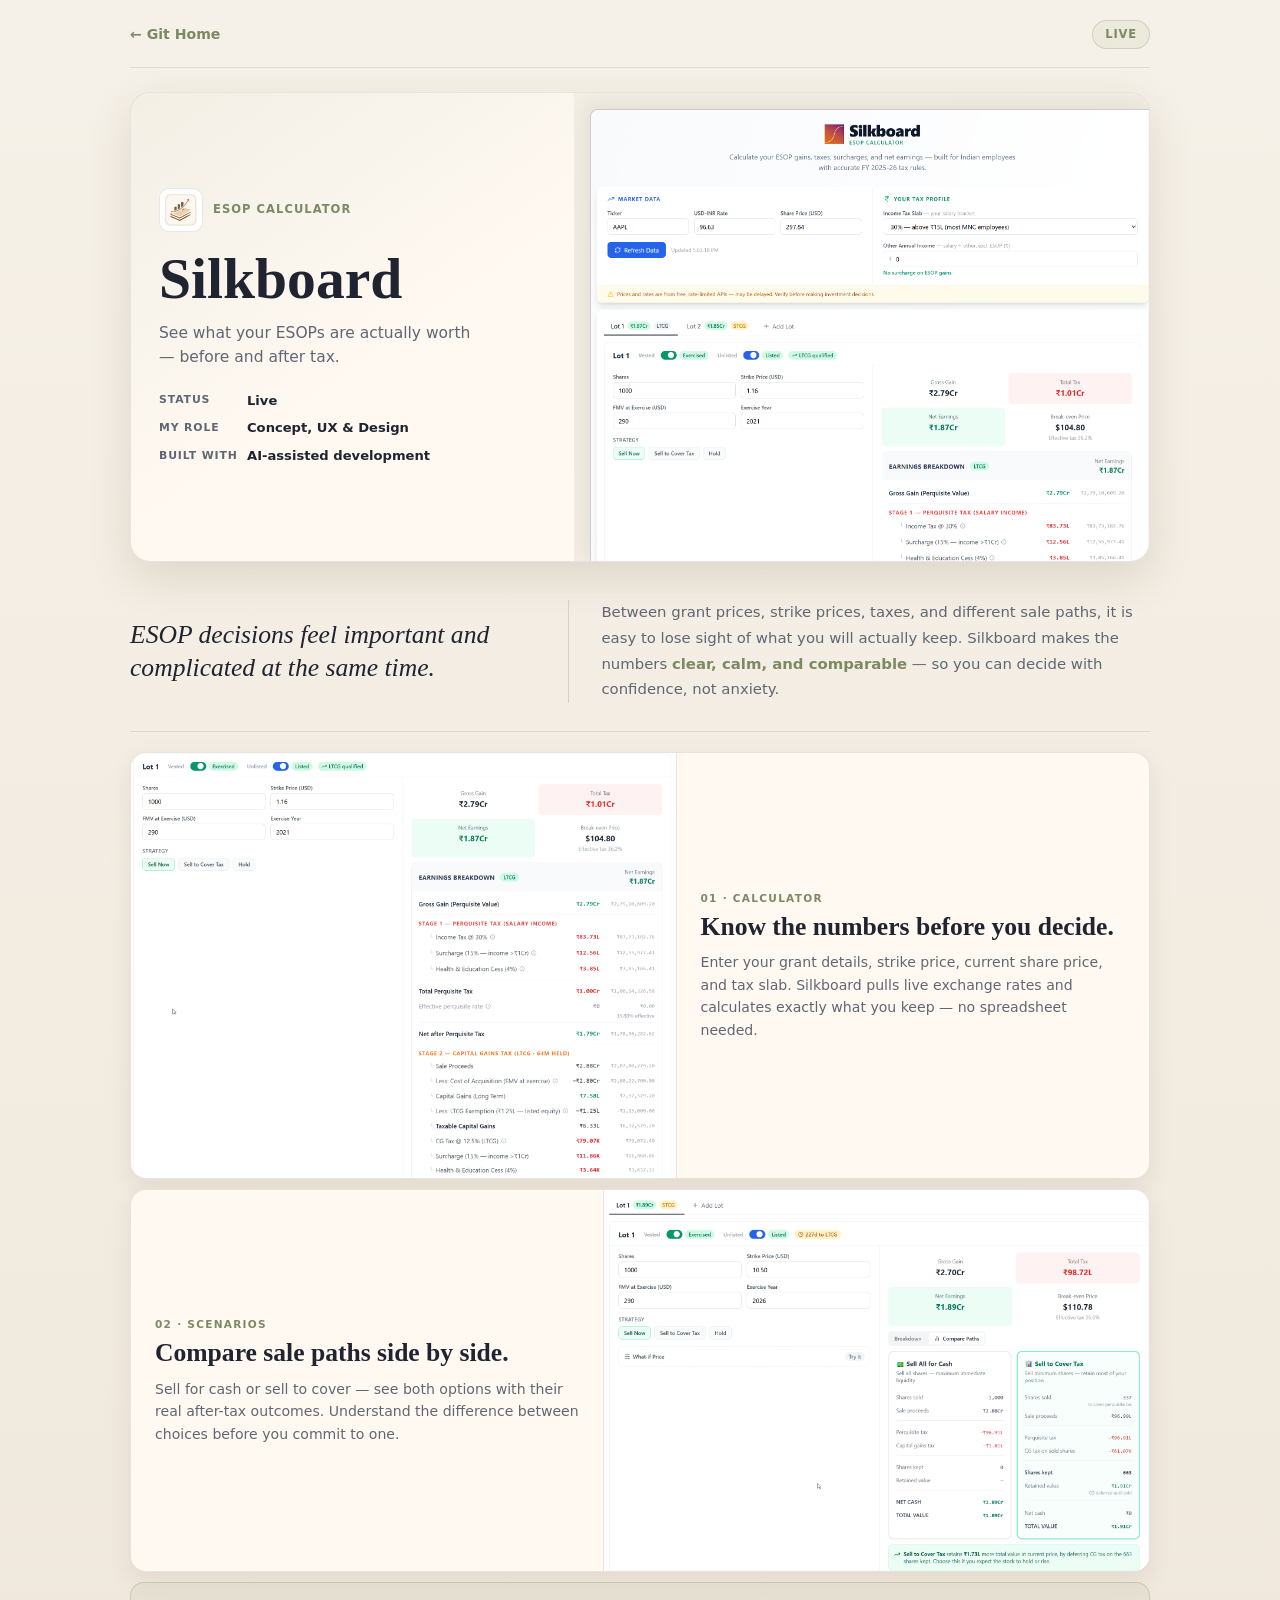
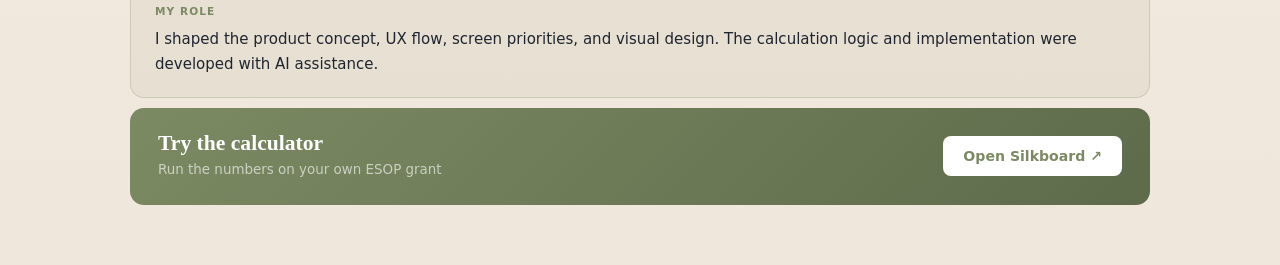
<file: silkboard.html>
<!DOCTYPE html>
<html lang="en">
<head>
  <meta charset="UTF-8" />
  <meta name="viewport" content="width=device-width, initial-scale=1.0" />
  <title>Silkboard | Git Home</title>
  <meta name="description" content="Silkboard is an ESOP earnings and tax calculator for clearer decisions around equity, earnings, and tax planning." />
  <style>
    :root {
      --bg: #F6F1E8;
      --bg-wash: #EFE7DB;
      --surface: #FFF9F2;
      --surface-alt: #F3ECE2;
      --text: #1F2430;
      --text-soft: #5F6773;
      --border: rgba(31, 36, 48, 0.10);
      --border-med: rgba(31, 36, 48, 0.16);
      --accent: #7C8A63;
      --accent-soft: rgba(124, 138, 99, 0.08);
      --accent-border: rgba(124, 138, 99, 0.26);
      --shadow: 0 8px 24px rgba(60, 40, 20, 0.08);
      --shadow-lg: 0 16px 44px rgba(60, 40, 20, 0.12);
      --max: 1020px;
    }

    * { box-sizing: border-box; }
    html { scroll-behavior: smooth; }

    body {
      margin: 0;
      font-family: Inter, ui-sans-serif, system-ui, -apple-system, sans-serif;
      color: var(--text);
      background: linear-gradient(180deg, var(--bg) 0%, var(--bg-wash) 100%);
      line-height: 1.65;
      min-width: 320px;
    }

    a { color: inherit; text-decoration: none; }

    .wrap {
      width: min(calc(100% - 40px), var(--max));
      margin: 0 auto;
      padding: 20px 0 60px;
    }

    .topbar {
      display: flex;
      align-items: center;
      justify-content: space-between;
      padding-bottom: 18px;
      border-bottom: 1px solid var(--border);
      margin-bottom: 24px;
    }

    .back-link {
      display: inline-flex;
      align-items: center;
      gap: 6px;
      color: var(--accent);
      font-size: 0.88rem;
      font-weight: 700;
      transition: gap 160ms ease;
    }
    .back-link:hover { gap: 10px; }

    .status-pill {
      padding: 4px 12px;
      border-radius: 999px;
      background: var(--accent-soft);
      border: 1px solid var(--accent-border);
      color: var(--accent);
      font-size: 0.72rem;
      font-weight: 800;
      letter-spacing: 0.07em;
      text-transform: uppercase;
    }

    .hero {
      display: grid;
      grid-template-columns: 1fr 1.3fr;
      min-height: 300px;
      border: 1px solid var(--border);
      border-radius: 20px;
      overflow: hidden;
      box-shadow: var(--shadow-lg);
      margin-bottom: 10px;
      background: var(--surface);
    }

    .hero-left {
      padding: 32px 28px;
      display: flex;
      flex-direction: column;
      justify-content: center;
      background: linear-gradient(145deg, rgba(124, 138, 99, 0.09) 0%, transparent 60%);
    }

    .hero-logo-row {
      display: flex;
      align-items: center;
      gap: 10px;
      margin-bottom: 18px;
    }

    .app-icon {
      width: 44px;
      height: 44px;
      object-fit: contain;
      border-radius: 10px;
      background: #fff;
      border: 1px solid var(--border);
      padding: 5px;
      flex-shrink: 0;
    }

    .eyebrow {
      margin: 0;
      color: var(--accent);
      font-size: 0.72rem;
      font-weight: 800;
      letter-spacing: 0.09em;
      text-transform: uppercase;
    }

    h1 {
      font-family: Georgia, "Times New Roman", serif;
      font-size: clamp(2.6rem, 4.5vw, 4rem);
      line-height: 1.02;
      margin: 0 0 12px;
    }

    .subtitle {
      margin: 0 0 20px;
      color: var(--text-soft);
      font-size: 0.97rem;
      line-height: 1.58;
      max-width: 32ch;
    }

    .hero-meta { display: flex; flex-direction: column; gap: 6px; }
    .hero-meta-row { display: flex; align-items: center; gap: 8px; }
    .meta-label {
      font-size: 0.68rem;
      font-weight: 800;
      letter-spacing: 0.08em;
      text-transform: uppercase;
      color: var(--text-soft);
      min-width: 80px;
    }
    .meta-value { font-size: 0.82rem; font-weight: 700; color: var(--text); }

    .hero-right {
      overflow: hidden;
      display: flex;
      align-items: flex-start;
      justify-content: flex-start;
      padding: 16px 0 0 16px;
      background: linear-gradient(160deg, rgba(124, 138, 99, 0.10) 0%, var(--surface-alt) 100%);
    }

    .hero-screenshot {
      width: 100%;
      display: block;
      border-radius: 8px 0 0 0;
      border: 1px solid var(--border-med);
      border-right: 0;
      border-bottom: 0;
      object-fit: cover;
      object-position: top left;
      box-shadow: -4px -4px 20px rgba(31, 36, 48, 0.07);
    }

    .intro {
      display: grid;
      grid-template-columns: 1fr 1px 1.35fr;
      gap: 0 32px;
      align-items: center;
      padding: 28px 0;
      border-bottom: 1px solid var(--border);
      margin-bottom: 20px;
    }

    .intro-lead {
      font-family: Georgia, "Times New Roman", serif;
      font-size: clamp(1.25rem, 2vw, 1.6rem);
      color: var(--text);
      margin: 0;
      line-height: 1.28;
      font-style: italic;
    }

    .intro-rule {
      width: 1px;
      height: 100%;
      min-height: 56px;
      background: var(--accent-border);
      border-radius: 999px;
    }

    .intro-body {
      margin: 0;
      color: var(--text-soft);
      font-size: 0.93rem;
      line-height: 1.72;
    }

    .intro-body em {
      font-style: normal;
      color: var(--accent);
      font-weight: 650;
    }

    .feature-row {
      display: grid;
      grid-template-columns: 1.15fr 1fr;
      border: 1px solid var(--border);
      border-radius: 16px;
      overflow: hidden;
      box-shadow: var(--shadow);
      margin-bottom: 10px;
      background: var(--surface);
      min-height: 230px;
    }

    .feature-row.flip { grid-template-columns: 1fr 1.15fr; }

    .feature-img {
      background: var(--surface-alt);
      overflow: hidden;
      display: flex;
      align-items: flex-start;
      min-height: 220px;
    }

    .feature-img img {
      width: 100%;
      height: 100%;
      object-fit: cover;
      object-position: top left;
      display: block;
    }

    .feature-text {
      padding: 26px 24px;
      display: flex;
      flex-direction: column;
      justify-content: center;
      border-left: 1px solid var(--border);
    }

    .feature-row.flip .feature-text {
      border-left: 0;
      border-right: 1px solid var(--border);
    }

    .feature-num {
      display: block;
      color: var(--accent);
      font-size: 0.66rem;
      font-weight: 800;
      letter-spacing: 0.12em;
      text-transform: uppercase;
      margin-bottom: 6px;
    }

    .feature-row h2 {
      font-family: Georgia, "Times New Roman", serif;
      font-size: clamp(1.3rem, 2vw, 1.65rem);
      margin: 0 0 10px;
      line-height: 1.1;
    }

    .feature-row p {
      margin: 0;
      color: var(--text-soft);
      font-size: 0.88rem;
      line-height: 1.6;
    }

    .role-callout {
      background: var(--accent-soft);
      border: 1px solid var(--accent-border);
      border-radius: 14px;
      padding: 20px 24px;
      margin-bottom: 10px;
    }

    .role-label {
      display: block;
      color: var(--accent);
      font-size: 0.66rem;
      font-weight: 800;
      letter-spacing: 0.10em;
      text-transform: uppercase;
      margin-bottom: 7px;
    }

    .role-callout p {
      margin: 0;
      color: var(--text);
      font-size: 0.94rem;
      line-height: 1.65;
    }

    .cta-strip {
      display: flex;
      align-items: center;
      justify-content: space-between;
      gap: 20px;
      background: linear-gradient(135deg, #7C8A63, #5e6b4b);
      border-radius: 14px;
      padding: 24px 28px;
    }

    .cta-copy h3 {
      font-family: Georgia, "Times New Roman", serif;
      font-size: 1.35rem;
      color: #fff;
      margin: 0 0 3px;
      line-height: 1.1;
    }

    .cta-copy p { color: rgba(255,255,255,0.62); margin: 0; font-size: 0.84rem; }

    .cta-btn {
      display: inline-flex;
      align-items: center;
      gap: 6px;
      min-height: 40px;
      padding: 0 20px;
      border-radius: 8px;
      background: #fff;
      color: var(--accent);
      font-weight: 800;
      font-size: 0.88rem;
      white-space: nowrap;
      flex-shrink: 0;
      transition: transform 160ms ease, box-shadow 160ms ease;
    }
    .cta-btn:hover { transform: translateY(-2px); box-shadow: 0 8px 20px rgba(0,0,0,0.18); }

    @media (max-width: 820px) {
      .hero { grid-template-columns: 1fr; min-height: 0; }
      .hero-right { padding: 14px 0 0 14px; height: 220px; }
      .feature-row, .feature-row.flip { grid-template-columns: 1fr; min-height: 0; }
      .feature-img { height: 200px; min-height: 0; }
      .feature-row.flip .feature-text { border-right: 0; border-top: 1px solid var(--border); }
      .feature-text { border-left: 0; border-top: 1px solid var(--border); }
    }

    @media (max-width: 620px) {
      .intro { grid-template-columns: 1fr; gap: 14px 0; }
      .intro-rule { width: 32px; height: 1px; min-height: 0; }
      .cta-strip { flex-direction: column; align-items: flex-start; padding: 20px; }
    }

    @media (max-width: 440px) {
      .wrap { width: min(calc(100% - 28px), var(--max)); }
      .hero-left { padding: 22px 18px; }
    }
  </style>
</head>
<body>
  <div class="wrap">

    <div class="topbar">
      <a class="back-link" href="index.html">← Git Home</a>
      <span class="status-pill">Live</span>
    </div>

    <section class="hero">
      <div class="hero-left">
        <div class="hero-logo-row">
          <img class="app-icon" src="assets/images/silkboard-icon.png" alt="" />
          <p class="eyebrow">ESOP calculator</p>
        </div>
        <h1>Silkboard</h1>
        <p class="subtitle">See what your ESOPs are actually worth — before and after tax.</p>
        <div class="hero-meta">
          <div class="hero-meta-row">
            <span class="meta-label">Status</span>
            <span class="meta-value">Live</span>
          </div>
          <div class="hero-meta-row">
            <span class="meta-label">My role</span>
            <span class="meta-value">Concept, UX & Design</span>
          </div>
          <div class="hero-meta-row">
            <span class="meta-label">Built with</span>
            <span class="meta-value">AI-assisted development</span>
          </div>
        </div>
      </div>
      <div class="hero-right">
        <img class="hero-screenshot" src="assets/images/silkboard.png" alt="Silkboard calculator" />
      </div>
    </section>

    <div class="intro">
      <p class="intro-lead">ESOP decisions feel important and complicated at the same time.</p>
      <div class="intro-rule"></div>
      <p class="intro-body">Between grant prices, strike prices, taxes, and different sale paths, it is easy to lose sight of what you will actually keep. Silkboard makes the numbers <em>clear, calm, and comparable</em> — so you can decide with confidence, not anxiety.</p>
    </div>

    <div class="feature-row">
      <div class="feature-img">
        <img src="assets/images/silkboard-inputs.png" alt="Silkboard inputs" />
      </div>
      <div class="feature-text">
        <span class="feature-num">01 · Calculator</span>
        <h2>Know the numbers before you decide.</h2>
        <p>Enter your grant details, strike price, current share price, and tax slab. Silkboard pulls live exchange rates and calculates exactly what you keep — no spreadsheet needed.</p>
      </div>
    </div>

    <div class="feature-row flip">
      <div class="feature-text">
        <span class="feature-num">02 · Scenarios</span>
        <h2>Compare sale paths side by side.</h2>
        <p>Sell for cash or sell to cover — see both options with their real after-tax outcomes. Understand the difference between choices before you commit to one.</p>
      </div>
      <div class="feature-img">
        <img src="assets/images/silkboard-results.png" alt="Silkboard results" />
      </div>
    </div>

    <div class="role-callout">
      <span class="role-label">My role</span>
      <p>I shaped the product concept, UX flow, screen priorities, and visual design. The calculation logic and implementation were developed with AI assistance.</p>
    </div>

    <div class="cta-strip">
      <div class="cta-copy">
        <h3>Try the calculator</h3>
        <p>Run the numbers on your own ESOP grant</p>
      </div>
      <a class="cta-btn" href="https://silkboard.vercel.app" target="_blank" rel="noopener noreferrer">Open Silkboard ↗</a>
    </div>

  </div>
</body>
</html>
</file>
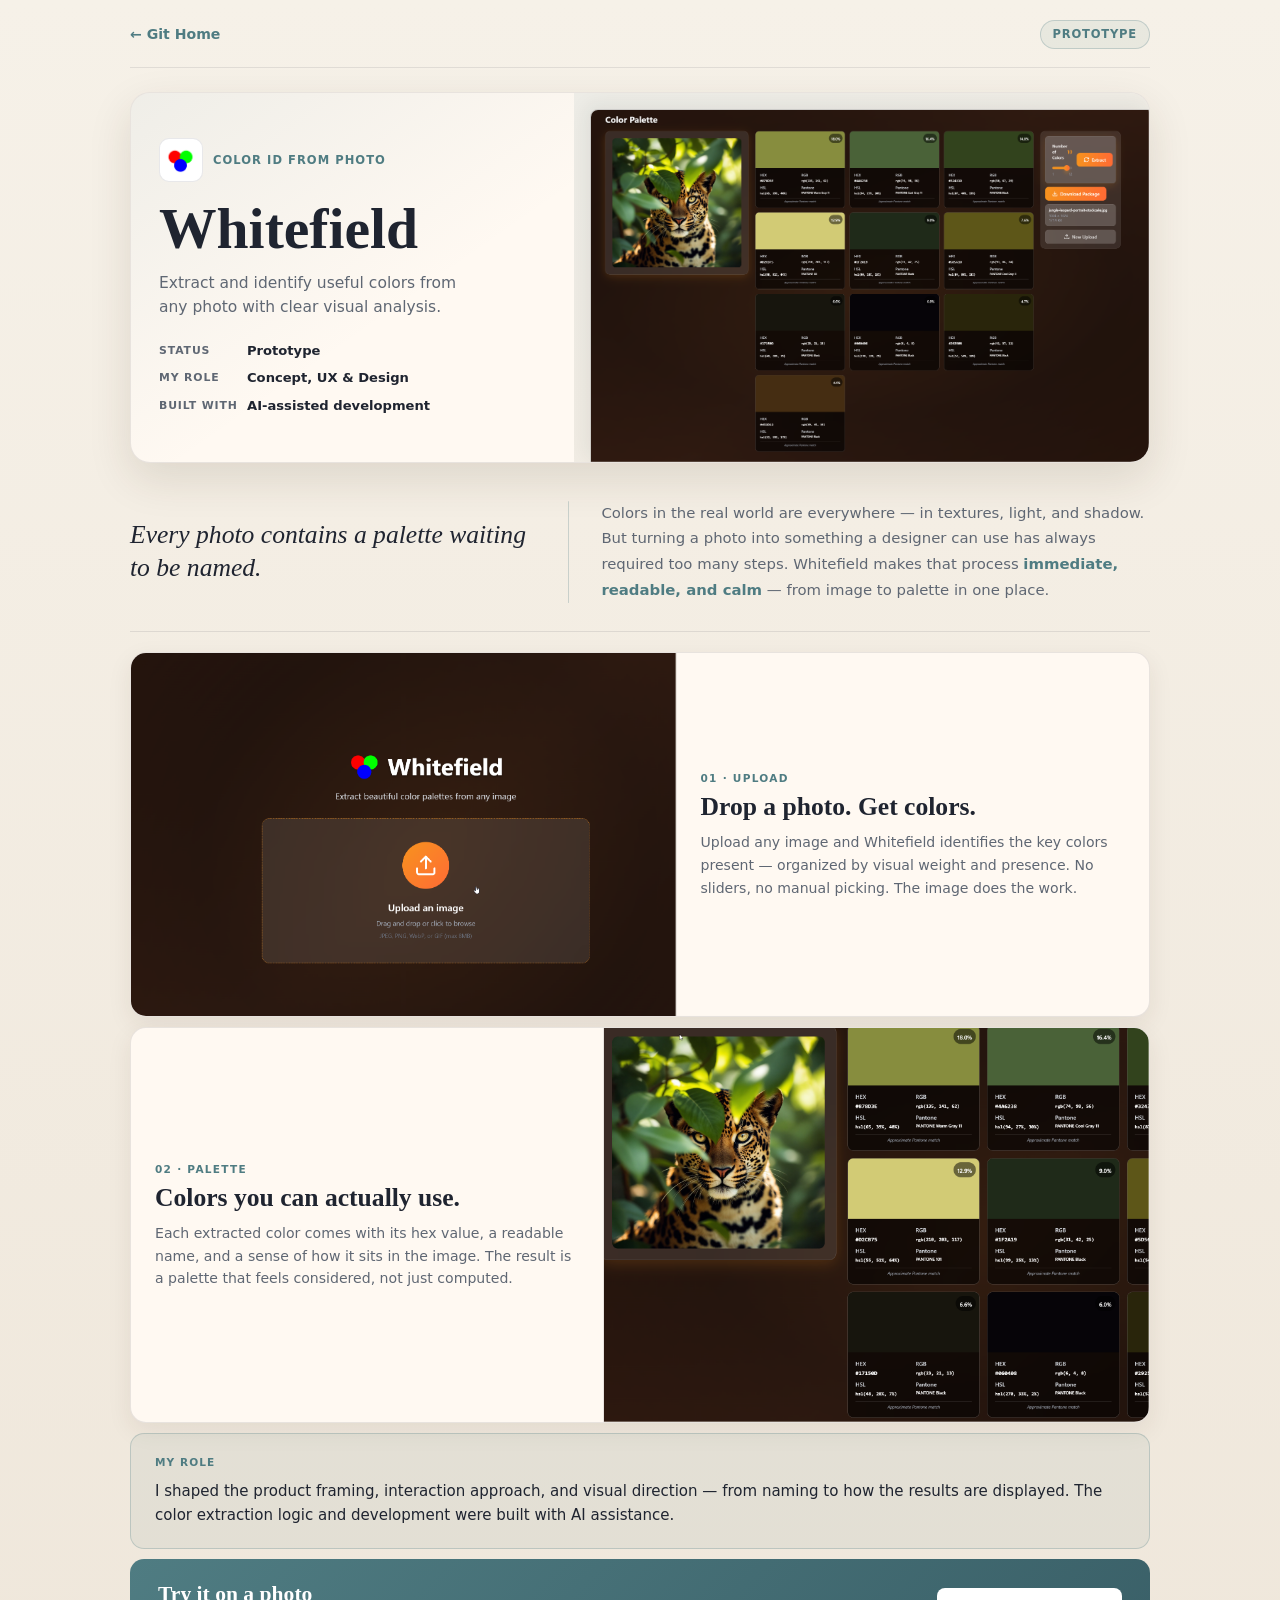
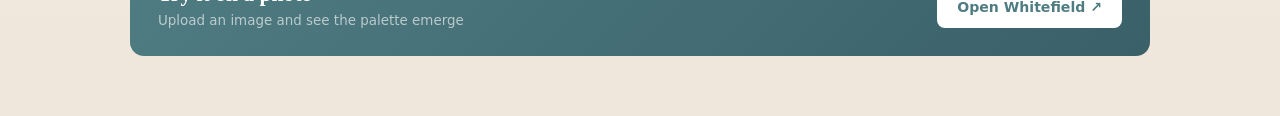
<file: whitefield.html>
<!DOCTYPE html>
<html lang="en">
<head>
  <meta charset="UTF-8" />
  <meta name="viewport" content="width=device-width, initial-scale=1.0" />
  <title>Whitefield | Git Home</title>
  <meta name="description" content="Whitefield extracts and identifies useful colors from any photo with clear visual analysis." />
  <style>
    :root {
      --bg: #F6F1E8;
      --bg-wash: #EFE7DB;
      --surface: #FFF9F2;
      --surface-alt: #F3ECE2;
      --text: #1F2430;
      --text-soft: #5F6773;
      --border: rgba(31, 36, 48, 0.10);
      --border-med: rgba(31, 36, 48, 0.16);
      --accent: #4F7C82;
      --accent-soft: rgba(79, 124, 130, 0.08);
      --accent-border: rgba(79, 124, 130, 0.26);
      --shadow: 0 8px 24px rgba(60, 40, 20, 0.08);
      --shadow-lg: 0 16px 44px rgba(60, 40, 20, 0.12);
      --max: 1020px;
    }

    * { box-sizing: border-box; }
    html { scroll-behavior: smooth; }

    body {
      margin: 0;
      font-family: Inter, ui-sans-serif, system-ui, -apple-system, sans-serif;
      color: var(--text);
      background: linear-gradient(180deg, var(--bg) 0%, var(--bg-wash) 100%);
      line-height: 1.65;
      min-width: 320px;
    }

    a { color: inherit; text-decoration: none; }

    .wrap {
      width: min(calc(100% - 40px), var(--max));
      margin: 0 auto;
      padding: 20px 0 60px;
    }

    .topbar {
      display: flex;
      align-items: center;
      justify-content: space-between;
      padding-bottom: 18px;
      border-bottom: 1px solid var(--border);
      margin-bottom: 24px;
    }

    .back-link {
      display: inline-flex;
      align-items: center;
      gap: 6px;
      color: var(--accent);
      font-size: 0.88rem;
      font-weight: 700;
      transition: gap 160ms ease;
    }
    .back-link:hover { gap: 10px; }

    .status-pill {
      padding: 4px 12px;
      border-radius: 999px;
      background: var(--accent-soft);
      border: 1px solid var(--accent-border);
      color: var(--accent);
      font-size: 0.72rem;
      font-weight: 800;
      letter-spacing: 0.07em;
      text-transform: uppercase;
    }

    .hero {
      display: grid;
      grid-template-columns: 1fr 1.3fr;
      min-height: 300px;
      border: 1px solid var(--border);
      border-radius: 20px;
      overflow: hidden;
      box-shadow: var(--shadow-lg);
      margin-bottom: 10px;
      background: var(--surface);
    }

    .hero-left {
      padding: 32px 28px;
      display: flex;
      flex-direction: column;
      justify-content: center;
      background: linear-gradient(145deg, rgba(79, 124, 130, 0.09) 0%, transparent 60%);
    }

    .hero-logo-row {
      display: flex;
      align-items: center;
      gap: 10px;
      margin-bottom: 18px;
    }

    .app-icon {
      width: 44px;
      height: 44px;
      object-fit: contain;
      border-radius: 10px;
      background: #fff;
      border: 1px solid var(--border);
      padding: 5px;
      flex-shrink: 0;
    }

    .eyebrow {
      margin: 0;
      color: var(--accent);
      font-size: 0.72rem;
      font-weight: 800;
      letter-spacing: 0.09em;
      text-transform: uppercase;
    }

    h1 {
      font-family: Georgia, "Times New Roman", serif;
      font-size: clamp(2.6rem, 4.5vw, 4rem);
      line-height: 1.02;
      margin: 0 0 12px;
    }

    .subtitle {
      margin: 0 0 20px;
      color: var(--text-soft);
      font-size: 0.97rem;
      line-height: 1.58;
      max-width: 32ch;
    }

    .hero-meta { display: flex; flex-direction: column; gap: 6px; }
    .hero-meta-row { display: flex; align-items: center; gap: 8px; }
    .meta-label {
      font-size: 0.68rem;
      font-weight: 800;
      letter-spacing: 0.08em;
      text-transform: uppercase;
      color: var(--text-soft);
      min-width: 80px;
    }
    .meta-value { font-size: 0.82rem; font-weight: 700; color: var(--text); }

    .hero-right {
      overflow: hidden;
      display: flex;
      align-items: flex-start;
      justify-content: flex-start;
      padding: 16px 0 0 16px;
      background: linear-gradient(160deg, rgba(79, 124, 130, 0.10) 0%, var(--surface-alt) 100%);
    }

    .hero-screenshot {
      width: 100%;
      display: block;
      border-radius: 8px 0 0 0;
      border: 1px solid var(--border-med);
      border-right: 0;
      border-bottom: 0;
      object-fit: cover;
      object-position: top left;
      box-shadow: -4px -4px 20px rgba(31, 36, 48, 0.07);
    }

    .intro {
      display: grid;
      grid-template-columns: 1fr 1px 1.35fr;
      gap: 0 32px;
      align-items: center;
      padding: 28px 0;
      border-bottom: 1px solid var(--border);
      margin-bottom: 20px;
    }

    .intro-lead {
      font-family: Georgia, "Times New Roman", serif;
      font-size: clamp(1.25rem, 2vw, 1.6rem);
      color: var(--text);
      margin: 0;
      line-height: 1.28;
      font-style: italic;
    }

    .intro-rule {
      width: 1px;
      height: 100%;
      min-height: 56px;
      background: var(--accent-border);
      border-radius: 999px;
    }

    .intro-body {
      margin: 0;
      color: var(--text-soft);
      font-size: 0.93rem;
      line-height: 1.72;
    }

    .intro-body em {
      font-style: normal;
      color: var(--accent);
      font-weight: 650;
    }

    .feature-row {
      display: grid;
      grid-template-columns: 1.15fr 1fr;
      border: 1px solid var(--border);
      border-radius: 16px;
      overflow: hidden;
      box-shadow: var(--shadow);
      margin-bottom: 10px;
      background: var(--surface);
      min-height: 230px;
    }

    .feature-row.flip { grid-template-columns: 1fr 1.15fr; }

    .feature-img {
      background: var(--surface-alt);
      overflow: hidden;
      display: flex;
      align-items: flex-start;
      min-height: 220px;
    }

    .feature-img img {
      width: 100%;
      height: 100%;
      object-fit: cover;
      object-position: top left;
      display: block;
    }

    .feature-text {
      padding: 26px 24px;
      display: flex;
      flex-direction: column;
      justify-content: center;
      border-left: 1px solid var(--border);
    }

    .feature-row.flip .feature-text {
      border-left: 0;
      border-right: 1px solid var(--border);
    }

    .feature-num {
      display: block;
      color: var(--accent);
      font-size: 0.66rem;
      font-weight: 800;
      letter-spacing: 0.12em;
      text-transform: uppercase;
      margin-bottom: 6px;
    }

    .feature-row h2 {
      font-family: Georgia, "Times New Roman", serif;
      font-size: clamp(1.3rem, 2vw, 1.65rem);
      margin: 0 0 10px;
      line-height: 1.1;
    }

    .feature-row p {
      margin: 0;
      color: var(--text-soft);
      font-size: 0.88rem;
      line-height: 1.6;
    }

    .role-callout {
      background: var(--accent-soft);
      border: 1px solid var(--accent-border);
      border-radius: 14px;
      padding: 20px 24px;
      margin-bottom: 10px;
    }

    .role-label {
      display: block;
      color: var(--accent);
      font-size: 0.66rem;
      font-weight: 800;
      letter-spacing: 0.10em;
      text-transform: uppercase;
      margin-bottom: 7px;
    }

    .role-callout p {
      margin: 0;
      color: var(--text);
      font-size: 0.94rem;
      line-height: 1.65;
    }

    .cta-strip {
      display: flex;
      align-items: center;
      justify-content: space-between;
      gap: 20px;
      background: linear-gradient(135deg, #4F7C82, #3a6068);
      border-radius: 14px;
      padding: 24px 28px;
    }

    .cta-copy h3 {
      font-family: Georgia, "Times New Roman", serif;
      font-size: 1.35rem;
      color: #fff;
      margin: 0 0 3px;
      line-height: 1.1;
    }

    .cta-copy p { color: rgba(255,255,255,0.62); margin: 0; font-size: 0.84rem; }

    .cta-btn {
      display: inline-flex;
      align-items: center;
      gap: 6px;
      min-height: 40px;
      padding: 0 20px;
      border-radius: 8px;
      background: #fff;
      color: var(--accent);
      font-weight: 800;
      font-size: 0.88rem;
      white-space: nowrap;
      flex-shrink: 0;
      transition: transform 160ms ease, box-shadow 160ms ease;
    }
    .cta-btn:hover { transform: translateY(-2px); box-shadow: 0 8px 20px rgba(0,0,0,0.18); }

    @media (max-width: 820px) {
      .hero { grid-template-columns: 1fr; min-height: 0; }
      .hero-right { padding: 14px 0 0 14px; height: 220px; }
      .feature-row, .feature-row.flip { grid-template-columns: 1fr; min-height: 0; }
      .feature-img { height: 200px; min-height: 0; }
      .feature-row.flip .feature-text { border-right: 0; border-top: 1px solid var(--border); }
      .feature-text { border-left: 0; border-top: 1px solid var(--border); }
    }

    @media (max-width: 620px) {
      .intro { grid-template-columns: 1fr; gap: 14px 0; }
      .intro-rule { width: 32px; height: 1px; min-height: 0; }
      .cta-strip { flex-direction: column; align-items: flex-start; padding: 20px; }
    }

    @media (max-width: 440px) {
      .wrap { width: min(calc(100% - 28px), var(--max)); }
      .hero-left { padding: 22px 18px; }
    }
  </style>
</head>
<body>
  <div class="wrap">

    <div class="topbar">
      <a class="back-link" href="index.html">← Git Home</a>
      <span class="status-pill">Prototype</span>
    </div>

    <section class="hero">
      <div class="hero-left">
        <div class="hero-logo-row">
          <img class="app-icon" src="assets/images/whitefield-icon.png" alt="" />
          <p class="eyebrow">Color ID from photo</p>
        </div>
        <h1>Whitefield</h1>
        <p class="subtitle">Extract and identify useful colors from any photo with clear visual analysis.</p>
        <div class="hero-meta">
          <div class="hero-meta-row">
            <span class="meta-label">Status</span>
            <span class="meta-value">Prototype</span>
          </div>
          <div class="hero-meta-row">
            <span class="meta-label">My role</span>
            <span class="meta-value">Concept, UX & Design</span>
          </div>
          <div class="hero-meta-row">
            <span class="meta-label">Built with</span>
            <span class="meta-value">AI-assisted development</span>
          </div>
        </div>
      </div>
      <div class="hero-right">
        <img class="hero-screenshot" src="assets/images/whitefield.png" alt="Whitefield color extractor" />
      </div>
    </section>

    <div class="intro">
      <p class="intro-lead">Every photo contains a palette waiting to be named.</p>
      <div class="intro-rule"></div>
      <p class="intro-body">Colors in the real world are everywhere — in textures, light, and shadow. But turning a photo into something a designer can use has always required too many steps. Whitefield makes that process <em>immediate, readable, and calm</em> — from image to palette in one place.</p>
    </div>

    <div class="feature-row">
      <div class="feature-img">
        <img src="assets/images/whitefield-upload.png" alt="Whitefield upload" />
      </div>
      <div class="feature-text">
        <span class="feature-num">01 · Upload</span>
        <h2>Drop a photo. Get colors.</h2>
        <p>Upload any image and Whitefield identifies the key colors present — organized by visual weight and presence. No sliders, no manual picking. The image does the work.</p>
      </div>
    </div>

    <div class="feature-row flip">
      <div class="feature-text">
        <span class="feature-num">02 · Palette</span>
        <h2>Colors you can actually use.</h2>
        <p>Each extracted color comes with its hex value, a readable name, and a sense of how it sits in the image. The result is a palette that feels considered, not just computed.</p>
      </div>
      <div class="feature-img">
        <img src="assets/images/whitefield-palette.png" alt="Whitefield palette" />
      </div>
    </div>

    <div class="role-callout">
      <span class="role-label">My role</span>
      <p>I shaped the product framing, interaction approach, and visual direction — from naming to how the results are displayed. The color extraction logic and development were built with AI assistance.</p>
    </div>

    <div class="cta-strip">
      <div class="cta-copy">
        <h3>Try it on a photo</h3>
        <p>Upload an image and see the palette emerge</p>
      </div>
      <a class="cta-btn" href="https://whitefield.vercel.app" target="_blank" rel="noopener noreferrer">Open Whitefield ↗</a>
    </div>

  </div>
</body>
</html>
</file>
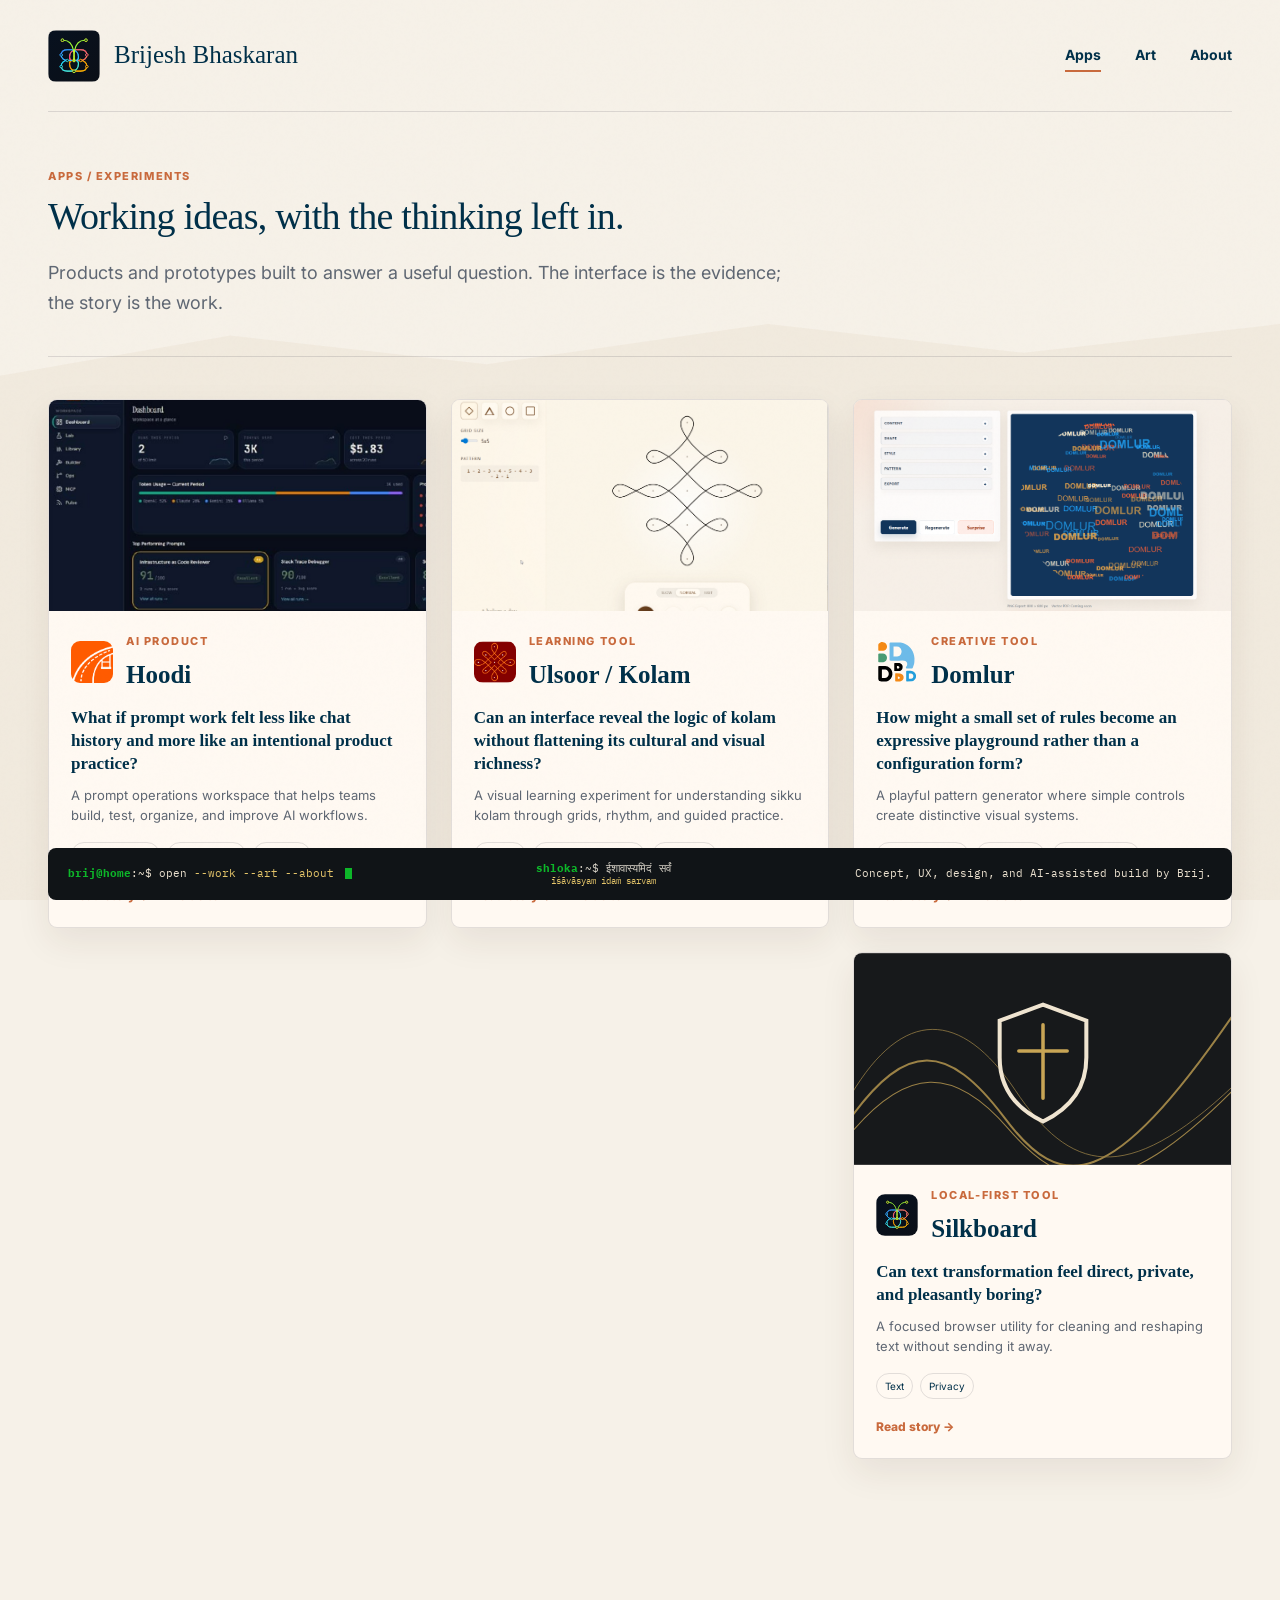
<file: app-pages/app.html>
<!doctype html>
<html lang="en"><head><meta charset="utf-8"><meta name="viewport" content="width=device-width,initial-scale=1">
<meta name="description" content="Apps and product case studies by Brijesh Bhaskaran."><title>Apps — Git Home</title>
<link rel="icon" href="../assets/icons/bb-icon.svg"><link rel="stylesheet" href="../css/style.css?v=20260727a"></head>
<body data-page="apps">
  <header class="topbar"><a class="wordmark" href="../index.html"><span class="mark">G</span><span><b>Brijesh Bhaskaran</b></span></a><nav class="topnav"><a aria-current="page" href="app.html">Apps</a><a href="../art-pages/index.html">Art</a><a href="../about.html">About</a></nav></header>
  <main id="main">
    <section class="page-hero app-index-hero"><p class="eyebrow">Apps / experiments</p><h1>Working ideas, with the thinking left in.</h1><p class="lede">Products and prototypes built to answer a useful question. The interface is the evidence; the story is the work.</p></section>
    <section class="apps-index section" data-app-index><div class="app-grid" data-app-grid></div></section>
    <article class="case-study" data-case-study hidden aria-live="polite">
      <a class="back-link" href="app.html">← All apps</a>
      <header class="case-hero">
        <div class="case-title"><img data-case-icon alt=""><div><p class="eyebrow" data-case-type></p><h1 data-case-name></h1></div></div>
        <p class="case-question" data-case-question></p><p class="lede" data-case-description></p>
        <div class="case-actions"><a class="button" data-case-site>Visit site ↗</a><a class="button ghost" href="app.html">All apps</a><a class="text-link" data-case-github>GitHub ↗</a></div>
      </header>
      <div class="case-cover"><img data-case-cover alt=""></div>
      <div class="case-body">
        <section><p class="eyebrow">Why it exists</p><div data-case-why></div></section>
        <section><p class="eyebrow">Product thinking</p><div data-case-thinking></div></section>
        <section><p class="eyebrow">UX / design decisions</p><div data-case-ux></div></section>
      </div>
      <section class="screens section"><div class="section-heading"><div><p class="eyebrow">Screenshots</p><h2>The product as evidence.</h2></div></div><div class="screenshot-grid" data-case-screens></div></section>
      <section class="learning"><p class="eyebrow">What I learned</p><div data-case-learnings></div></section>
      <nav class="prev-next"><a data-prev-app></a><a data-next-app></a></nav>
    </article>
  </main>
  <footer class="terminal-footer" data-footer></footer>
  <nav class="bottom-nav"><a href="../index.html"><span>⌂</span>Home</a><a class="active" href="app.html"><span>▦</span>Apps</a><a href="../art-pages/index.html"><span>✦</span>Art</a><a href="../about.html"><span>◉</span>About</a></nav>
  <script src="../js/data-loader.js?v=20260727a"></script><script src="../js/main.js?v=20260727a"></script>
</body></html>
</file>
<file: css/style.css>
@import url("https://api.fontshare.com/v2/css?f[]=melodrama@400,500&display=swap");
@import url("https://fonts.googleapis.com/css2?family=IBM+Plex+Mono:wght@400;500&family=Inter:wght@400;500;600&display=swap");

:root {
  --page: #f6f1e8;
  --wash: #efe7db;
  --surface: #fff9f2;
  --soft: #f3ece2;
  --ink: #1f2430;
  --muted: #5f6773;
  --accent: #c96a3d;
  --cool: #4f7c82;
  --moss: #7c8a63;
  --terminal: #101417;
  --terminal-text: #ece2d0;
  --green: #8ecf65;
  --line: rgba(31, 36, 48, .13);
  --line-strong: rgba(31, 36, 48, .2);
  --display: Melodrama, Georgia, serif;
  --serif: Georgia, "Times New Roman", serif;
  --sans: Inter, system-ui, sans-serif;
  --mono: "IBM Plex Mono", "SFMono-Regular", Consolas, monospace;
  --page-shell: min(1920px, 100vw);
  --shell: min(1280px, calc(100vw - 96px));
  --reading: 820px;
  --shadow: 0 14px 34px rgba(60, 40, 20, .08);
}

* { box-sizing: border-box; }
html { scroll-behavior: smooth; }
body {
  margin: 0;
  min-width: 320px;
  min-height: 100vh;
  display: flex;
  flex-direction: column;
  background: var(--page);
  color: var(--ink);
  font: 400 16px/1.6 var(--sans);
  overflow-x: hidden;
}
body > main { width: 100%; flex: 1 0 auto; padding-bottom: 88px; }
body > main { position: relative; }
body > main > :not(.page-watermarks):not(.about-index) { position: relative; z-index: 1; }
.page-watermarks { position: absolute; inset: 0; z-index: 0; overflow: hidden; pointer-events: none; }
.page-watermark { position: absolute; width: clamp(150px, 18vw, 360px); max-height: 34rem; object-fit: contain; opacity: var(--watermark-opacity, .08); transform: rotate(var(--watermark-rotation, 0deg)); user-select: none; }
.page-watermark.size-small { width: clamp(110px, 12vw, 240px); }
.page-watermark.size-large { width: clamp(220px, 25vw, 500px); }
.page-watermark.slot-top-right { top: 3%; right: -2%; }
.page-watermark.slot-middle-left { top: 36%; left: -3%; }
.page-watermark.slot-middle-right { top: 57%; right: -3%; }
.page-watermark.slot-bottom-left { bottom: 11%; left: -2%; }
.page-watermark.slot-bottom-right { right: -2%; bottom: 3%; }
body::before {
  content: "";
  position: fixed;
  inset: 36vh 0 0;
  z-index: -2;
  background: var(--wash);
  opacity: .7;
  clip-path: polygon(0 9%, 18% 2%, 38% 7%, 60% 0, 80% 5%, 100% 0, 100% 100%, 0 100%);
}
body::after {
  content: "";
  position: fixed;
  inset: 0;
  z-index: 100;
  pointer-events: none;
  opacity: .06;
  background: url("../assets/textures/paper-grain.svg");
  mix-blend-mode: multiply;
}
img { display: block; max-width: 100%; }
a { color: inherit; text-decoration: none; }
button, input, textarea { font: inherit; }
h1, h2, h3, p { overflow-wrap: break-word; }
.skip-link { position: fixed; top: 8px; left: 8px; z-index: 200; padding: 10px 14px; background: var(--terminal); color: white; transform: translateY(-150%); }
.skip-link:focus { transform: none; }

/* Shared header */
.topbar,
.home-header {
  width: var(--shell);
  min-height: 112px;
  margin: auto;
  padding: 24px 0;
  display: flex;
  align-items: center;
  justify-content: space-between;
  gap: 48px;
  border-bottom: 1px solid var(--line);
}
.wordmark,
.home-wordmark { display: flex; align-items: center; gap: 14px; flex: 0 1 auto; }
.wordmark .mark { display: none; }
.wordmark::before {
  content: "";
  width: 52px;
  height: 52px;
  flex: 0 0 52px;
  border-radius: 8px;
  background: url("../mockup/bb-icon.svg") center / cover no-repeat;
}
.wordmark span { display: block; }
.wordmark b,
.home-wordmark b { display: block; font: 500 25px/1.15 var(--display); }
.home-wordmark span,.home-wordmark small{display:block}.home-wordmark small{margin-top:3px;color:var(--accent);font-size:10px;font-weight:600;letter-spacing:.12em;text-transform:uppercase}
.wordmark small { display: none; }
.home-wordmark img { width: 52px; height: 52px; border-radius: 8px; }
.topnav { display: flex; gap: 34px; font-size: 14px; font-weight: 700; }
.topnav a { position: relative; padding: 10px 0; }
.topnav a::after { content: ""; position: absolute; left: 0; right: 100%; bottom: 5px; height: 2px; background: var(--accent); transition: right .2s; }
.topnav a:hover::after,
.topnav a[aria-current="page"]::after { right: 0; }

/* Shared elements */
.terminal {
  background: var(--terminal);
  color: var(--terminal-text);
  border: 1px solid rgba(201, 106, 61, .32);
  border-radius: 9px;
  font: 12px/1.65 var(--mono);
}
.cursor { display: inline-block; width: 7px; height: 1em; margin-left: 4px; background: var(--green); vertical-align: -2px; animation: blink 1s steps(2) infinite; }
@keyframes blink { 50% { opacity: 0; } }
.eyebrow { margin: 0 0 10px; color: var(--accent); font-size: 11px; font-weight: 800; letter-spacing: .14em; text-transform: uppercase; }
.lede { max-width: var(--reading); margin: 22px 0 0; color: var(--muted); font-size: 18px; line-height: 1.65; }
.section-heading { display: flex; align-items: end; justify-content: space-between; gap: 32px; margin-bottom: 34px; }
.section-heading h2,
.about-page h2,
.learning h2 { max-width: 820px; margin: 0; font: 400 clamp(32px, 2.4vw, 48px)/1.1 var(--display); }
.text-link { color: var(--accent); font-size: 14px; font-weight: 800; }
.button { display: inline-flex; align-items: center; justify-content: center; min-height: 42px; padding: 9px 16px; border: 1px solid var(--accent); border-radius: 6px; background: var(--accent); color: white; font-size: 13px; font-weight: 800; }
.button.ghost { border-color: var(--line-strong); background: var(--surface); color: var(--ink); }
.tags, .story-meta { display: flex; flex-wrap: wrap; gap: 7px; }
.tags span, .story-meta span { padding: 4px 8px; border: 1px solid var(--line); border-radius: 99px; font-size: 10px; }
.back-link { display: inline-flex; align-items: center; min-height: 44px; color: var(--accent); font-size: 14px; font-weight: 800; }
.reveal { opacity: 1; transform: none; }

/* Homepage */
.home-header .shloka {
  width: min(440px, 42vw);
  min-height: 76px;
  padding: 15px 20px;
}
.terminal-dots { display: flex; gap: 7px; margin-bottom: 11px; }
.terminal-dots i { width: 9px; height: 9px; border-radius: 50%; background: var(--accent); }
.terminal-dots i:nth-child(2) { background: #e6c66a; }
.terminal-dots i:nth-child(3) { background: var(--moss); }
.terminal-command { white-space: nowrap; }
.terminal-command .prompt { color: var(--green); }
.terminal-translit { display: none; }
.home-intro,
.section,
.page-hero,
.case-study,
.art-detail,
.about-page {
  width: var(--shell);
  margin-inline: auto;
}
.home-intro { padding: 48px 0 0; }
.home-intro h1 {
  max-width: 1060px;
  margin: 0;
  font: 500 clamp(51px, 4.1vw, 76px)/1.06 var(--display);
  letter-spacing: -.01em;
}
.home-intro > .lede { max-width: 820px; margin: 24px 0 34px; font-size: 17px; }
.home-paths { display: grid; grid-template-columns: 1fr auto; align-items: center; border-block: 1px solid var(--line); }
.home-paths > p { margin: 0; color: var(--muted); font-size: 13px; }
.page-links { display: grid; grid-template-columns: repeat(4, minmax(100px, 170px)); }
.page-link { display: flex; align-items: center; min-height: 66px; font-size: 15px; font-weight: 800; }
.page-link:hover { color: var(--accent); }
.models { padding: 42px 0 26px; }
.models > h2 { max-width: 900px; margin: 0 0 24px; font: 400 clamp(30px, 2.2vw, 42px)/1.1 var(--display); }
.model-grid { display: grid; grid-template-columns: repeat(3, 1fr); overflow: hidden; border: 1px solid var(--line); border-radius: 9px; background: var(--surface); box-shadow: var(--shadow); }
.model { display: flex; gap: 18px; min-height: 136px; padding: 22px 24px; border-right: 1px solid var(--line); }
.model:last-child { border-right: 0; }
.model-icon { display: grid; place-items: center; width: 48px; height: 48px; flex: 0 0 48px; border-radius: 50%; background: color-mix(in srgb, var(--accent) 14%, white); color: var(--accent); font-style: normal; font-size: 10px; }
.model h3 { margin: 3px 0 7px; font: 600 19px/1.2 var(--sans); }
.model p { max-width: 300px; margin: 0; color: var(--muted); font-size: 13px; line-height: 1.55; }
.dotted-rule { width: 250px; margin: 28px auto 0; border-top: 3px dotted var(--accent); }
.featured { padding: 26px 0 36px; }
.story-list { display: grid; gap: 28px; }
.story-card { display: grid; grid-template-columns: minmax(280px, 34%) 1fr; gap: 34px; align-items: center; min-height: 194px; padding: 21px 24px; border: 1px solid var(--line); border-radius: 9px; background: var(--surface); box-shadow: var(--shadow); }
.story-card.story-hoodi { min-height: 236px; }
.story-visual { height: 148px; overflow: hidden; border-radius: 7px; background: var(--terminal); }
.story-hoodi .story-visual { height: 190px; }
.story-visual img { width: 100%; height: 100%; object-fit: cover; transition: transform .25s; }
.story-card:hover .story-visual img { transform: scale(1.02); }
.story-question { max-width: 760px; margin: 6px 0 9px; font: 500 clamp(22px, 1.5vw, 27px)/1.18 var(--display); }
.story-copy { max-width: 760px; margin: 0; color: var(--muted); font-size: 14px; }
.story-links { display: flex; gap: 12px; margin-top: 16px; }
.story-card:not(.story-hoodi) .story-links .button { min-height: 28px; padding: 0; border: 0; background: transparent; color: var(--accent); }
.art-preview { padding: 28px 0 46px; border-top: 1px solid var(--line); }
.art-strip { display: grid; grid-template-columns: repeat(3, 1fr); gap: 24px; }
.art-mini { display: grid; grid-template-columns: 100px 1fr; gap: 20px; align-items: center; min-height: 132px; padding: 16px; border: 1px solid var(--line); border-radius: 8px; background: var(--surface); box-shadow: var(--shadow); }
.art-mini img { width: 100px; height: 100px; border-radius: 6px; object-fit: cover; }
.art-mini span, .art-mini b, .art-mini small, .art-mini em { display: block; }
.art-mini b { font: 700 19px/1.2 var(--serif); }
.art-mini small { margin: 6px 0; color: var(--muted); font-size: 11px; line-height: 1.4; }
.art-mini em { color: var(--accent); font-size: 11px; font-style: normal; font-weight: 800; }

/* Shared compact footer */
.terminal-footer.compact-footer {
  width: var(--shell);
  max-width: 1280px;
  min-height: 52px;
  position: fixed;
  left: 50%;
  bottom: 0;
  z-index: 90;
  margin: 0;
  transform: translateX(-50%);
  padding: 12px 20px;
  display: grid;
  grid-template-columns: auto minmax(240px,1fr) auto;
  align-items: center;
  gap: 24px;
  border-radius: 8px;
  background: var(--terminal);
  color: var(--terminal-text);
  font: 11px/1.6 var(--mono);
}
.footer-nav, .footer-credit { white-space: nowrap; }
.footer-credit { text-align: right; }
.footer-shloka { min-width: 0; text-align: center; color: #d5d0c5; line-height: 1.35; }
.footer-shloka span { display: block; overflow-wrap: anywhere; }
.footer-shloka-command strong { color: var(--green); }
.footer-shloka > span:last-child { color: #e6c66a; font-size: 9px; }
.terminal-footer strong { color: var(--green); }
.terminal-footer a { color: #e6c66a; text-underline-offset: 3px; }
.terminal-footer a:hover { text-decoration: underline; }

/* Shared inner-page hero */
.page-hero { padding: 56px 0 38px; border-bottom: 1px solid var(--line); }
.page-hero h1,
.case-hero h1,
.art-detail h1,
.about-page h1 {
  max-width: 1000px;
  margin: 0;
  font: 500 clamp(38px, 2.7vw, 52px)/1.07 var(--display);
  letter-spacing: -.02em;
}
.page-hero .lede { max-width: 760px; }

/* Apps index */
.apps-index { padding: 42px 0 64px; }
.app-grid { columns: 3 340px; column-gap: 24px; }
.app-card { break-inside: avoid; margin: 0 0 24px; overflow: hidden; border: 1px solid var(--line); border-radius: 9px; background: var(--surface); box-shadow: var(--shadow); transition: transform .2s; }
.app-card:hover { transform: translateY(-3px); }
.app-card-preview { aspect-ratio: 16/9; overflow: hidden; background: var(--soft); }
.app-card-preview img { width: 100%; height: 100%; object-fit: cover; }
.app-card-body { padding: 22px; }
.app-card-title { display: flex; align-items: center; gap: 13px; }
.app-card-title img { width: 42px; height: 42px; border-radius: 9px; object-fit: cover; }
.app-card h2 { margin: 0; font: 700 25px/1.15 var(--serif); }
.app-card .question { margin: 17px 0 9px; font: 700 17px/1.35 var(--serif); }
.app-card .desc { margin: 0; color: var(--muted); font-size: 13px; }
.app-card .story-meta { margin-top: 16px; }
.card-actions { display: flex; gap: 18px; margin-top: 18px; color: var(--accent); font-size: 12px; font-weight: 800; }

/* Case studies */
.case-study { padding-top: 36px; }
.case-hero { padding: 34px 0 44px; }
.case-title { display: flex; align-items: center; gap: 18px; }
.case-title img { width: 60px; height: 60px; border-radius: 13px; object-fit: cover; }
.case-question { max-width: 900px; margin: 30px 0 12px; font: 500 clamp(28px, 2vw, 40px)/1.12 var(--display); }
.case-actions { display: flex; flex-wrap: wrap; align-items: center; gap: 10px; margin-top: 24px; }
.case-cover { aspect-ratio: 16/7; overflow: hidden; border-radius: 9px; background: var(--terminal); box-shadow: var(--shadow); }
.case-cover img { width: 100%; height: 100%; object-fit: cover; }
.case-body { display: grid; grid-template-columns: repeat(3, 1fr); margin-top: 56px; border-block: 1px solid var(--line-strong); }
.case-body section { padding: 28px; border-right: 1px solid var(--line); }
.case-body section:last-child { border-right: 0; }
.case-body p:not(.eyebrow) { color: var(--muted); font-size: 14px; }
.screens { padding: 64px 0; }
.screenshot-grid { display: grid; grid-template-columns: repeat(2, 1fr); gap: 20px; }
.screenshot-grid figure { margin: 0; overflow: hidden; border-radius: 8px; background: var(--terminal); box-shadow: var(--shadow); }
.screenshot-grid img { width: 100%; aspect-ratio: 16/10; object-fit: cover; }
.learning { margin-bottom: 52px; padding: 44px; background: var(--terminal); color: var(--terminal-text); border-radius: 8px; }
.learning > div { columns: 2; column-gap: 56px; }
.learning p { margin-top: 0; color: rgba(255,255,255,.72); font: 500 17px/1.55 var(--serif); }
.prev-next { display: grid; grid-template-columns: 1fr 1fr; margin: 48px 0; border: 1px solid var(--line); border-radius: 7px; overflow: hidden; }
.prev-next a { display: flex; align-items: center; min-height: 58px; padding: 16px 20px; font-size: 13px; font-weight: 800; }
.prev-next a:last-child { justify-content: flex-end; background: var(--accent); color: white; }

/* Art */
.filters { display: flex; flex-wrap: wrap; gap: 8px; margin-top: 28px; }
.filters button { min-height: 40px; padding: 7px 15px; border: 1px solid var(--line); border-radius: 99px; background: transparent; color: var(--ink); cursor: pointer; font-size: 12px; font-weight: 700; }
.filters button.active { background: var(--ink); color: var(--page); }
.gallery { columns: 3 320px; column-gap: 24px; padding: 42px 0 64px; }
.art-card { break-inside: avoid; display: block; margin-bottom: 26px; }
.art-card figure { margin: 0; overflow: hidden; border-radius: 8px; background: var(--soft); box-shadow: var(--shadow); }
.art-card:nth-child(3n+1) figure { aspect-ratio: 4/5; }
.art-card:nth-child(3n+2) figure { aspect-ratio: 1; }
.art-card:nth-child(3n) figure { aspect-ratio: 5/6; }
.art-card img { width: 100%; height: 100%; object-fit: cover; transition: transform .25s; }
.art-card:hover img { transform: scale(1.02); }
.art-card h2 { margin: 11px 0 1px; font: 700 20px/1.2 var(--serif); }
.art-card p { margin: 0; color: var(--muted); font-size: 11px; }
.art-detail { padding-top: 48px; }
.art-detail-grid { display: grid; grid-template-columns: 1.2fr .8fr; gap: 54px; align-items: center; margin-top: 24px; }
.art-detail figure { min-height: 60vh; margin: 0; display: grid; place-items: center; background: rgba(255,255,255,.25); border-radius: 8px; }
.art-detail figure img { max-height: 72vh; }

/* About */
.about-page { padding-top: 64px; padding-bottom: 80px; }
.about-page > section { padding: 56px 0; border-bottom: 1px solid var(--line); scroll-margin-top: 104px; }
.about-page > section:first-child { padding-top: 0; }
.about-page > section:last-child { border-bottom: 0; }
.about-index { position: sticky; top: 12px; z-index: 80; width: 100%; margin: 18px 0 0; padding: 6px; border: 1px solid rgba(31,36,48,.15); border-radius: 8px; background: rgba(246,241,232,.92); box-shadow: 0 9px 24px rgba(60,40,20,.1); backdrop-filter: blur(14px); }
.about-index-links { display: grid; grid-template-columns: repeat(6,minmax(0,1fr)); }
.about-index-toggle { display: none; }
.about-index a { min-width: 0; padding: 8px 12px; border-right: 1px solid var(--line); transition: background .18s ease,color .18s ease; }
.about-index a:last-child { border-right: 0; }
.about-index b,.about-index span { display: block; overflow: hidden; text-overflow: ellipsis; white-space: nowrap; }
.about-index b { font: 700 11px var(--mono); }
.about-index span { margin-top: 2px; color: var(--muted); font-size: 9px; }
.about-index a:hover,.about-index a.active { border-radius: 4px; background: var(--terminal); color: var(--terminal-text); }
.about-index a:hover span,.about-index a.active span { color: #d1c9bb; }
.about-hero h1 { max-width: 1120px; font-size: clamp(46px, 4.3vw, 70px); }
.about-product-link { position: relative; color: inherit; white-space: nowrap; }
.about-product-link::after { content: "↗"; display: inline-block; margin-left: .12em; color: var(--accent); font: .38em var(--mono); vertical-align: top; transform: translate(0,.25em); transition: transform .2s ease; }
.about-product-link::before { content: ""; position: absolute; right: 0; bottom: .03em; left: 0; height: 2px; background: var(--accent); transform: scaleX(.18); transform-origin: left; transition: transform .25s ease; }
.bridge-product-link { color: var(--accent); text-decoration: underline; text-decoration-thickness: 1px; text-underline-offset: .18em; }
.bridge-product-link:hover { color: var(--ink); }
.about-product-link:hover::before { transform: scaleX(1); }
.about-product-link:hover::after { transform: translate(.12em,.08em); }
.about-hero-copy { display: grid; grid-template-columns: 1.05fr .95fr; gap: 72px; margin-top: 42px; align-items: start; }
.about-hero-copy > p { margin: 0; font: 500 22px/1.5 var(--serif); }
.about-hero-copy > div { max-width: 600px; color: var(--muted); }
.about-hero-copy > div p:first-child { margin-top: 0; }
.about-facts { display: grid; grid-template-columns: repeat(3,1fr); margin-top: 58px; border-block: 1px solid var(--line-strong); }
.about-facts div { display: flex; align-items: baseline; gap: 14px; padding: 22px 24px; border-right: 1px solid var(--line); }
.about-facts div:last-child { border-right: 0; }
.about-facts strong { color: var(--accent); font: 500 36px/1 var(--display); }
.about-facts span { max-width: 170px; color: var(--muted); font: 11px/1.4 var(--mono); }
.about-section-head { display: block; margin-bottom: 40px; }
.about-section-head h2, .career-heading h2, .about-bridge h2, .about-pitch h2 { max-width: 760px; margin: 0; font: 500 37px/1.08 var(--display); }
.about-section-head h2 { margin-top: 14px; }
.capability-grid { display: grid; grid-template-columns: repeat(4,1fr); border: 1px solid var(--line-strong); }
.about-capability { min-height: 260px; padding: 26px; border-right: 1px solid var(--line); }
.about-capability:last-child { border-right: 0; }
.about-capability > span { color: var(--accent); font: 11px var(--mono); }
.about-capability h3 { margin: 52px 0 10px; font: 700 21px/1.2 var(--serif); }
.about-capability p { margin: 0; color: var(--muted); font-size: 13px; }
.about-domains .about-section-head > div > p { max-width: 760px; margin: 18px 0 0; color: var(--muted); }
.domain-grid { display: grid; grid-template-columns: repeat(2,1fr); border-top: 1px solid var(--line-strong); }
.domain-card { display: grid; grid-template-columns: 42px .72fr 1.28fr; gap: 18px; align-items: start; padding: 22px 24px; border-right: 1px solid var(--line); border-bottom: 1px solid var(--line); transition: background .2s ease, transform .2s ease; }
.domain-card:nth-child(2n) { border-right: 0; }
.domain-card:hover { z-index: 1; background: rgba(255,255,255,.32); transform: translateY(-3px); }
.domain-card > span { color: var(--accent); font: 10px var(--mono); }
.domain-card h3 { margin: 0; font: 700 18px/1.25 var(--serif); }
.domain-card p { margin: 0; color: var(--muted); font-size: 12px; }
.career-heading { margin-bottom: 30px; }
.career-heading > div:first-child > p:last-child { max-width: 720px; margin: 18px 0 0; color: var(--muted); }
.career-mark-field { position: relative; display: grid; grid-template-columns: repeat(9,minmax(0,1fr)); overflow: hidden; border-block: 1px solid var(--line-strong); background: rgba(255,255,255,.12); }
.career-mark-field::after { content: ""; position: absolute; right: 0; bottom: 0; left: 0; border-bottom: 1px solid rgba(190,75,43,.28); transform: scaleX(0); transform-origin: left; transition: transform .9s cubic-bezier(.2,.7,.2,1); }
.career-section.visible .career-mark-field::after { transform: scaleX(1); }
.career-mark { position: relative; z-index: 1; display: grid; grid-template-rows: 34px auto; place-items: center; min-width: 0; margin: 0; padding: 14px 8px 10px; border-right: 1px solid var(--line); transition: background .22s ease,transform .22s ease,opacity .35s ease; }
.career-mark:last-child { border-right: 0; }
.career-mark:hover { background: rgba(255,255,255,.38); transform: translateY(-3px); }
.career-mark svg { display: block; width: min(76px,82%); height: 30px; overflow: hidden; filter: grayscale(1); opacity: .62; transition: filter .22s ease,opacity .22s ease,transform .22s ease; }
.career-mark:hover svg { filter: grayscale(0); opacity: 1; transform: scale(1.04); }
.career-mark figcaption { overflow: hidden; width: 100%; margin-top: 6px; color: var(--muted); font: 7px var(--mono); text-align: center; text-overflow: ellipsis; white-space: nowrap; opacity: .72; }
.career-section:not(.visible) .career-mark { opacity: 0; transform: translateY(7px); }
.career-section.visible .career-mark { opacity: 1; transition-delay: calc(var(--i) * 55ms); }
.career-layout { margin-top: 30px; }
.career-timeline { display: grid; grid-template-columns: repeat(2,minmax(0,1fr)); margin: 0; padding: 0; list-style: none; border-top: 1px solid var(--line-strong); border-left: 1px solid var(--line); }
.career-timeline li { display: grid; grid-template-columns: 92px 1fr; gap: 9px 18px; align-content: start; min-width: 0; padding: 20px; border-right: 1px solid var(--line); border-bottom: 1px solid var(--line); transition: background .2s ease; }
.career-timeline li:hover { background: rgba(255,255,255,.24); }
.career-timeline time { padding-top: 4px; color: var(--accent); font: 11px var(--mono); }
.career-company,.career-detail { grid-column: 2; }
.career-detail p { margin-top: 0; }
.career-timeline .career-work { margin-top: 12px; color: var(--ink); font: 11px/1.65 var(--mono); }
.career-timeline h3 { margin: 0 0 2px; font: 700 21px/1.2 var(--serif); }
.career-timeline p { margin: 6px 0 0; color: var(--muted); font-size: 13px; }
.career-timeline .career-role { margin-top: 5px; color: var(--ink); font: 11px var(--mono); }
.career-timeline .career-note { margin-top: 2px; }
.about-bridge { display: grid; grid-template-columns: .78fr 1.22fr; gap: 72px; }
.bridge-copy { max-width: 720px; }
.bridge-copy p { margin: 0 0 20px; color: var(--muted); font-size: 16px; }
.bridge-copy p:first-child { color: var(--ink); font: 500 21px/1.5 var(--serif); }
.practice-bridge { display: grid; grid-template-columns: .72fr 1.28fr; gap: 44px; padding: 30px; background: rgba(255,255,255,.2); border: 1px solid var(--line); }
.practice-bridge > h3 { margin: 0; font: 500 29px/1.14 var(--display); }
.practice-capabilities { margin-top: 38px; }
.practice-capabilities > h3 { margin: 7px 0 22px; font: 500 28px/1.15 var(--display); }
.about-practice .about-capability { min-height: 196px; padding: 22px; }
.about-practice .about-capability h3 { margin-top: 34px; }
.practice-process { display: grid; grid-template-columns: 220px 1fr; gap: 28px; align-items: start; margin-top: 38px; }
.practice-process > div h3 { margin: 7px 0 0; font: 500 28px/1.15 var(--display); }
.practice-process ol { display: grid; grid-template-columns: repeat(5,minmax(0,1fr)); margin: 0; padding: 0; overflow: hidden; list-style: none; border: 1px solid var(--line-strong); background: rgba(255,255,255,.12); }
.practice-process li { display: block; min-width: 0; padding: 18px 16px 20px; border-right: 1px solid var(--line); transition: background .2s ease, transform .2s ease; }
.practice-process li:last-child { border-right: 0; }
.practice-process li:hover { z-index: 1; background: rgba(255,255,255,.34); transform: translateY(-3px); }
.practice-process li > span { color: var(--accent); font: 10px var(--mono); }
.practice-process li > div { display: block; }
.practice-process h3 { min-height: 43px; margin: 22px 0 10px; font: 700 15px/1.25 var(--serif); }
.practice-process li p { margin: 0; color: var(--muted); font-size: 10px; line-height: 1.5; }
.about-workbench .about-section-head > div > p { max-width: 760px; margin: 18px 0 0; color: var(--muted); }
.workbench-grid { display: grid; grid-template-columns: repeat(2,minmax(0,1fr)); border-top: 1px solid var(--line-strong); border-left: 1px solid var(--line); }
.workbench-group { min-width: 0; padding: 26px; border-right: 1px solid var(--line); border-bottom: 1px solid var(--line); background: rgba(255,255,255,.12); transition: background .2s ease; }
.workbench-group:hover { background: rgba(255,255,255,.3); }
.workbench-group-head { display: grid; grid-template-columns: 36px 1fr; gap: 14px; }
.workbench-group-head > span { padding-top: 4px; color: var(--accent); font: 10px var(--mono); }
.workbench-group h3 { margin: 0; font: 700 20px/1.2 var(--serif); }
.workbench-group p { max-width: 520px; margin: 8px 0 0; color: var(--muted); font-size: 12px; }
.workbench-group ul { display: flex; flex-wrap: wrap; gap: 8px; margin: 24px 0 0 50px; padding: 0; list-style: none; }
.workbench-group li { display: flex; align-items: center; gap: 8px; min-height: 38px; padding: 7px 11px 7px 8px; border: 1px solid var(--line); border-radius: 5px; background: rgba(255,250,241,.62); color: var(--ink); font: 10px var(--mono); transition: transform .18s ease, border-color .18s ease; }
.workbench-group li:hover { border-color: var(--accent); transform: translateY(-2px); }
.workbench-group li img, .tool-mark { display: grid; place-items: center; width: 22px; height: 22px; object-fit: contain; }
.workbench-group li img[hidden] { display: none; }
.tool-mark { border: 1px solid var(--line-strong); border-radius: 3px; color: var(--accent); font: 700 8px var(--mono); }
.tool-mark[hidden] { display: none; }
.craft-workbench { position: relative; overflow: hidden; border-left: 4px solid color-mix(in srgb,var(--accent) 72%,#9c765e); background: linear-gradient(135deg,rgba(201,106,61,.1),rgba(181,160,153,.2)); }
.craft-workbench::after { content: ""; position: absolute; right: -42px; bottom: -56px; width: 150px; height: 150px; border: 1px solid rgba(201,106,61,.18); border-radius: 50%; box-shadow: 0 0 0 22px rgba(201,106,61,.05),0 0 0 46px rgba(201,106,61,.04); pointer-events: none; }
.craft-workbench-head { position: relative; z-index: 1; }
.craft-workbench-head > span { color: var(--accent); font: 800 9px var(--mono); letter-spacing: .14em; text-transform: uppercase; }
.craft-workbench h3 { margin-top: 8px; font: 500 28px/1.1 var(--display); }
.craft-workbench-head p { max-width: 570px; margin-top: 10px; }
.workbench-group.craft-workbench ul { position: relative; z-index: 1; display: grid; grid-template-columns: repeat(2,minmax(0,1fr)); gap: 8px 18px; margin: 22px 0 0; }
.craft-workbench li { min-width: 0; padding: 8px 0; border: 0; border-bottom: 1px dashed rgba(16,61,75,.2); border-radius: 0; background: transparent; }
.craft-workbench li:hover { border-color: var(--accent); transform: translateX(3px); }
.craft-workbench li > span { display: grid; place-items: center; width: 24px; height: 24px; color: var(--accent); font: 18px var(--serif); }
.craft-workbench h4 { margin: 0; font: 700 13px/1.2 var(--serif); }
.craft-workbench li p { margin: 3px 0 0; font-size: 9px; line-height: 1.35; }
.about-page > .about-pitch { margin-top: 72px; padding: 48px; border: 0; border-radius: 9px; background: var(--terminal); color: var(--terminal-text); }
.about-pitch .eyebrow { color: #e6c66a; }
.about-pitch h2 { color: var(--terminal-text); }
.about-pitch .pitch-main { max-width: 920px; margin: 25px 0 12px; color: #fff; font: 500 22px/1.5 var(--serif); }
.about-pitch > p:not(.eyebrow):not(.pitch-main) { max-width: 760px; color: #b9c2bc; }
.about-pitch .button { border-color: rgba(255,255,255,.35); color: var(--terminal-text); }
.about-pitch .button:first-child { background: #e6c66a; color: var(--terminal); }
.contact-row { display: flex; flex-wrap: wrap; gap: 10px; margin: 28px 0 70px; }
.about-pitch .contact-row { margin-bottom: 0; }
.bottom-nav { display: none; }

/* Stop all growth after a 2048px viewport. */
@media (min-width: 2048px) {
  :root { --shell: 1280px; }
  body { font-size: 16px; }
}

@media (max-width: 1024px) {
  :root { --shell: calc(100vw - 48px); }
  .home-header .shloka { width: 400px; }
  .model { padding: 24px 20px; }
  .model-icon { width: 48px; height: 48px; flex-basis: 48px; }
  .story-card { grid-template-columns: 34% 1fr; gap: 30px; }
  .art-strip { gap: 16px; }
  .art-mini { grid-template-columns: 82px 1fr; }
  .art-mini img { width: 82px; height: 82px; }
  .app-grid, .gallery { columns: 2 300px; }
}

@media (max-width: 760px) {
  :root { --shell: calc(100vw - 40px); }
  body { min-height: 0; display: block; font-size: 15px; padding-bottom: 72px; }
  .topbar, .home-header { min-height: 76px; padding: 14px 0; }
  .topnav { display: none; }
  .wordmark::before, .home-wordmark img { width: 44px; height: 44px; flex-basis: 44px; }
  .wordmark b, .home-wordmark b { font-size: 20px; }
  .home-header { align-items: stretch; flex-direction: column; gap: 16px; }
  .home-header .shloka { width: 100%; min-height: 0; }
  .terminal-command { white-space: normal; overflow-wrap: anywhere; }
  .terminal-translit { display: block; margin-top: 7px; color: #e6c66a; }
  .home-intro { padding-top: 40px; }
  .home-intro h1 { font-size: clamp(38px, 11vw, 50px); }
  .home-intro > .lede, .lede { font-size: 16px; }
  .home-paths { grid-template-columns: 1fr; }
  .home-paths > p { display: none; }
  .page-links { grid-template-columns: 1fr 1fr; }
  .page-link { min-height: 54px; border-bottom: 1px solid var(--line); }
  .models { padding-top: 40px; }
  .model-grid, .strength-grid { grid-template-columns: 1fr; }
  .model, .strength { min-height: 0; border-right: 0; border-bottom: 1px solid var(--line); }
  .model:last-child, .strength:last-child { border-bottom: 0; }
  .featured { padding-top: 26px; }
  .section-heading { align-items: flex-start; flex-direction: column; margin-bottom: 26px; }
  .section-heading h2, .about-page h2, .learning h2 { font-size: 32px; }
  .story-card, .story-card.story-hoodi { grid-template-columns: 1fr; min-height: 0; padding: 18px; gap: 20px; }
  .story-visual, .story-hoodi .story-visual { height: auto; aspect-ratio: 16/10; }
  .story-question { font-size: 24px; }
  .art-strip { grid-template-columns: 1fr; }
  .art-mini { grid-template-columns: 88px 1fr; }
  .art-mini img { width: 88px; height: 88px; }
  body > main { padding-bottom: 0; }
  .terminal-footer.compact-footer { position: static; width: var(--shell); margin: 24px auto 16px; grid-template-columns: 1fr; align-items: flex-start; gap: 7px; transform: none; }
  .footer-shloka { order: 3; text-align: left; }
  .footer-credit { text-align: left; white-space: normal; }
  .page-hero { padding: 46px 0 34px; }
  .page-hero h1, .case-hero h1, .art-detail h1, .about-page h1 { font-size: 40px; }
  .app-grid, .gallery { columns: 1; }
  .apps-index, .gallery { padding-top: 30px; }
  .app-card:hover { transform: none; }
  .case-study { padding-top: 20px; }
  .case-hero { padding: 24px 0 32px; }
  .case-question { font-size: 29px; }
  .case-actions .button { flex: 1; }
  .case-cover { aspect-ratio: 16/10; }
  .case-body { grid-template-columns: 1fr; margin-top: 38px; }
  .case-body section { padding: 22px 0; border-right: 0; border-bottom: 1px solid var(--line); }
  .case-body section:last-child { border-bottom: 0; }
  .screens { padding: 46px 0; }
  .screenshot-grid { grid-template-columns: 1fr; }
  .learning { padding: 28px 22px; }
  .learning > div { columns: 1; }
  .art-detail { padding-top: 28px; }
  .art-detail-grid, .about-story, .work-grid { grid-template-columns: 1fr; gap: 28px; }
  .art-detail figure { min-height: 0; }
  .about-page { padding-top: 46px; }
  .about-story, .work-grid { margin: 50px 0; }
  .about-page > section { padding: 50px 0; }
  .about-hero h1 { font-size: clamp(40px, 11vw, 52px); }
  .about-hero-copy, .about-section-head, .career-layout, .about-bridge, .practice-bridge, .practice-process { grid-template-columns: 1fr; gap: 26px; }
  .about-index { top: 8px; margin-top: 8px; padding: 5px; }
  .about-index-toggle { display: flex; align-items: center; justify-content: space-between; width: 100%; min-height: 46px; padding: 6px 10px; border: 0; border-radius: 5px; background: transparent; color: var(--ink); text-align: left; cursor: pointer; }
  .about-index-toggle > span:first-child b,.about-index-toggle > span:first-child small { display: block; }
  .about-index-toggle b { font: 700 11px var(--mono); }
  .about-index-toggle small { margin-top: 2px; color: var(--muted); font-size: 9px; }
  .about-index-toggle > span:last-child { color: var(--accent); font: 700 10px var(--mono); text-transform: uppercase; letter-spacing: .08em; }
  .about-index-toggle i { display: inline-block; margin-left: 4px; font-style: normal; font-size: 15px; transition: transform .18s ease; }
  .about-index.open .about-index-toggle i { transform: rotate(45deg); }
  .about-index-links { display: none; grid-template-columns: repeat(2,minmax(0,1fr)); padding-top: 5px; border-top: 1px solid var(--line); }
  .about-index.open .about-index-links { display: grid; }
  .about-index a { min-width: 0; border-right: 1px solid var(--line); border-bottom: 1px solid var(--line); }
  .about-index a:nth-child(2n) { border-right: 0; }
  .about-index a:nth-last-child(-n+2) { border-bottom: 0; }
  .about-hero-copy { margin-top: 30px; }
  .about-hero-copy > p, .bridge-copy p:first-child, .about-pitch .pitch-main { font-size: 19px; }
  .about-facts { grid-template-columns: 1fr; margin-top: 38px; }
  .about-facts div { border-right: 0; border-bottom: 1px solid var(--line); }
  .about-facts div:last-child { border-bottom: 0; }
  .about-facts strong { min-width: 60px; font-size: 32px; }
  .about-section-head h2, .career-heading h2, .about-bridge h2, .about-pitch h2 { font-size: 32px; }
  .capability-grid { grid-template-columns: 1fr; }
  .about-capability { min-height: 0; border-right: 0; border-bottom: 1px solid var(--line); }
  .about-capability:last-child { border-bottom: 0; }
  .about-capability h3 { margin-top: 26px; }
  .domain-grid { grid-template-columns: 1fr; }
  .domain-card { grid-template-columns: 34px 1fr; gap: 12px; padding: 20px 12px; border-right: 0; }
  .domain-card p { grid-column: 2; }
  .career-mark-field { grid-template-columns: repeat(3,minmax(0,1fr)); border-left: 1px solid var(--line); }
  .career-mark { min-height: 66px; border-bottom: 1px solid var(--line); }
  .career-mark:nth-child(3n) { border-right: 0; }
  .career-mark:nth-last-child(-n+3) { border-bottom: 0; }
  .career-timeline { grid-template-columns: 1fr; }
  .career-timeline li { grid-template-columns: 82px 1fr; gap: 14px; }
  .career-timeline time { grid-column: 1; grid-row: 1/4; }
  .career-timeline .career-company, .career-timeline .career-detail { grid-column: 2; }
  .career-timeline .career-role { margin-top: 0; }
  .practice-bridge { padding: 22px 18px; }
  .practice-process ol { display: flex; gap: 10px; overflow-x: auto; border: 0; background: transparent; scroll-snap-type: x mandatory; }
  .practice-process li { flex: 0 0 78%; padding: 20px; border: 1px solid var(--line); background: rgba(255,255,255,.18); scroll-snap-align: start; }
  .practice-process h3 { min-height: 0; margin-top: 22px; }
  .workbench-grid { grid-template-columns: 1fr; }
  .workbench-group { padding: 22px 16px; }
  .workbench-group ul { margin-left: 0; }
  .workbench-group.craft-workbench ul { grid-template-columns: 1fr; }
  .about-page > .about-pitch { margin-top: 50px; padding: 30px 24px; }
  .bottom-nav {
    position: fixed;
    inset: auto 0 0;
    z-index: 110;
    display: grid;
    grid-template-columns: repeat(4, minmax(0, 1fr));
    padding: 8px;
    padding-bottom: max(8px, env(safe-area-inset-bottom));
    border-top: 1px solid rgba(255,255,255,.15);
    background: var(--terminal);
    color: var(--terminal-text);
  }
  .bottom-nav a { display: flex; min-width: 0; min-height: 54px; flex-direction: column; align-items: center; justify-content: center; gap: 3px; border-radius: 6px; font-size: 10px; line-height: 1; }
  .bottom-nav a span { font-size: 22px; line-height: 1; }
  .bottom-nav a.active { background: rgba(255,255,255,.1); color: #e6c66a; }
}

@media (max-width: 760px) {
  .page-watermark { width: clamp(120px, 44vw, 210px); opacity: min(var(--watermark-opacity, .08), .1); }
  .page-watermark.size-small { width: clamp(90px, 32vw, 150px); }
  .page-watermark.size-large { width: clamp(150px, 56vw, 260px); }
  .page-watermark.slot-top-right, .page-watermark.slot-middle-right, .page-watermark.slot-bottom-right { right: -8%; }
  .page-watermark.slot-middle-left, .page-watermark.slot-bottom-left { left: -8%; }
}

@media (prefers-reduced-motion: reduce) {
  html { scroll-behavior: auto; }
  *, *::before, *::after { animation: none !important; transition: none !important; }
}
.no-motion *, .no-motion *::before, .no-motion *::after { animation: none !important; transition: none !important; }
</file>
<file: v0-layout/styles.css>
:root {
  --page-bg: #F6F1E8;
  --page-bg-wash: #EFE7DB;
  --surface: #FFF9F2;
  --surface-alt: #F3ECE2;
  --text-primary: #1F2430;
  --text-secondary: #5F6773;
  --text-muted: #7B8391;
  --border: rgba(31, 36, 48, 0.10);
  --border-strong: rgba(31, 36, 48, 0.16);
  --accent-primary: #C96A3D;
  --accent-primary-hover: #B85C31;
  --accent-soft: #F3DFD3;
  --accent-cool: #4F7C82;
  --accent-cool-soft: #DCE8E7;
  --moss: #7C8A63;
  --clay: #8B5E3C;
  --card-shadow: 0 10px 30px rgba(60, 40, 20, 0.08);
  --elevated-shadow: 0 18px 45px rgba(60, 40, 20, 0.12);
  --max-width: 1220px;
}

* {
  box-sizing: border-box;
}

html {
  scroll-behavior: smooth;
}

body {
  margin: 0;
  min-width: 320px;
  color: var(--text-primary);
  background:
    radial-gradient(circle at 18% 8%, rgba(255, 249, 242, 0.95), transparent 34%),
    linear-gradient(180deg, var(--page-bg) 0%, var(--page-bg-wash) 100%);
  font-family: Inter, ui-sans-serif, system-ui, -apple-system, BlinkMacSystemFont, "Segoe UI", sans-serif;
}

a {
  color: inherit;
  text-decoration: none;
}

button,
a {
  -webkit-tap-highlight-color: transparent;
}

.page-shell {
  width: min(calc(100% - 48px), var(--max-width));
  margin: 0 auto;
  padding: 14px 0 28px;
}

.brand-row {
  display: grid;
  grid-template-columns: auto minmax(0, 1fr) auto;
  align-items: center;
  gap: 14px;
  padding: 0 0 14px;
  border-bottom: 1px solid var(--border);
}

.brand-mark {
  display: inline-flex;
  width: 48px;
  height: 48px;
  align-items: center;
  justify-content: center;
  margin-top: 6px;
  color: var(--accent-primary);
  border: 2px solid currentColor;
  border-radius: 6px 6px 12px 12px;
  font-family: Georgia, "Times New Roman", serif;
  font-size: 1.42rem;
  font-weight: 700;
  line-height: 1;
  position: relative;
}

.brand-mark::before,
.brand-mark::after {
  content: "";
  position: absolute;
}

.brand-mark::before {
  width: 27px;
  height: 27px;
  top: -9px;
  left: 8px;
  border-top: 2px solid currentColor;
  border-left: 2px solid currentColor;
  transform: rotate(45deg);
}

.brand-mark::after {
  width: 9px;
  height: 11px;
  right: 9px;
  bottom: -2px;
  border: 2px solid currentColor;
  border-bottom: 0;
  border-radius: 3px 3px 0 0;
  background: var(--page-bg);
}

.brand-kicker,
.eyebrow,
.section-kicker,
.project-type {
  margin: 0;
  color: var(--accent-primary);
  font-size: 0.76rem;
  font-weight: 700;
  letter-spacing: 0.08em;
  text-transform: uppercase;
}

.brand-row h1 {
  margin: 2px 0 0;
  font-family: Georgia, "Times New Roman", serif;
  font-size: clamp(1.48rem, 2.1vw, 1.82rem);
  line-height: 1;
  font-weight: 700;
  letter-spacing: 0;
}

.brand-link {
  display: inline-flex;
  min-height: 36px;
  align-items: center;
  justify-content: center;
  padding: 0 16px;
  border: 1px solid rgba(201, 106, 61, 0.48);
  border-radius: 8px;
  color: var(--text-primary);
  background: rgba(255, 249, 242, 0.58);
  font-weight: 650;
  transition: transform 180ms ease, background 180ms ease, border-color 180ms ease;
}

.brand-link:hover {
  transform: translateY(-1px);
  border-color: var(--accent-primary);
  background: var(--surface);
}

.hero {
  display: block;
  padding: clamp(26px, 4.8vw, 54px) 0 clamp(18px, 3vw, 30px);
}

.hero-copy {
  width: min(78%, 920px);
  max-width: 920px;
}

.eyebrow {
  display: inline-flex;
  align-items: center;
  min-height: 30px;
  padding: 0 12px;
  border: 1px solid rgba(79, 124, 130, 0.22);
  border-radius: 999px;
  color: var(--accent-cool);
  background: rgba(220, 232, 231, 0.55);
  text-transform: none;
  letter-spacing: 0;
}

.hero h2 {
  margin: 14px 0 14px;
  max-width: 19ch;
  font-family: Georgia, "Times New Roman", serif;
  font-size: clamp(2.25rem, 4.1vw, 3.95rem);
  line-height: 1.04;
  letter-spacing: 0;
}

.hero-text {
  max-width: 690px;
  margin: 0;
  color: var(--text-secondary);
  font-size: clamp(1rem, 1.35vw, 1.12rem);
  line-height: 1.58;
}

.hero-actions {
  display: flex;
  flex-wrap: wrap;
  gap: 12px;
  margin-top: 22px;
}

.button,
.card-button {
  display: inline-flex;
  align-items: center;
  justify-content: center;
  border-radius: 8px;
  font-weight: 700;
  transition: transform 180ms ease, background 180ms ease, border-color 180ms ease, color 180ms ease;
}

.button:hover,
.card-button:hover {
  transform: translateY(-1px);
}

.button {
  min-height: 42px;
  padding: 0 20px;
}

.button-primary,
.card-button-primary {
  color: #fff;
  background: linear-gradient(180deg, var(--accent-primary), var(--accent-primary-hover));
  box-shadow: 0 12px 26px rgba(201, 106, 61, 0.18);
}

.button-secondary,
.card-button-secondary {
  color: var(--text-primary);
  background: rgba(255, 249, 242, 0.72);
  border: 1px solid var(--border-strong);
}

.section {
  padding: 8px 0 0;
}

.section-heading {
  margin-bottom: 14px;
}

.section-heading h2 {
  margin: 2px 0 0;
  font-family: Georgia, "Times New Roman", serif;
  font-size: clamp(2rem, 3.2vw, 2.55rem);
  line-height: 1;
}

.projects-grid {
  display: grid;
  grid-template-columns: repeat(2, minmax(0, 1fr));
  gap: 18px 22px;
}

.project-card {
  display: grid;
  grid-template-columns: minmax(205px, 0.88fr) minmax(0, 1fr);
  gap: 16px;
  min-height: 218px;
  padding: 10px;
  border: 1px solid var(--border);
  border-radius: 8px;
  background: rgba(255, 249, 242, 0.82);
  box-shadow: var(--card-shadow);
  transition: transform 180ms ease, box-shadow 180ms ease, border-color 180ms ease;
}

.project-card.has-image {
  grid-column: auto;
  grid-template-columns: minmax(205px, 0.88fr) minmax(0, 1fr);
}

.project-card:hover {
  transform: translateY(-3px);
  border-color: rgba(201, 106, 61, 0.28);
  box-shadow: var(--elevated-shadow);
}

.project-preview {
  position: relative;
  min-height: 176px;
  height: auto;
  overflow: hidden;
  border: 1px solid var(--border);
  border-radius: 7px;
  background: var(--surface-alt);
}

.project-preview.has-real-image,
.project-preview.preview-workspace,
.project-preview.preview-calculator,
.project-preview.preview-kolam,
.project-preview.preview-pattern,
.project-preview.preview-color {
  display: flex;
  align-items: center;
  justify-content: center;
  padding: 8px;
}

.project-preview.is-screenshot {
  aspect-ratio: auto;
  min-height: 0;
  align-self: start;
  background:
    linear-gradient(180deg, rgba(31, 36, 48, 0.035), rgba(31, 36, 48, 0.015)),
    var(--surface-alt);
}

.project-image-frame {
  width: 100%;
  aspect-ratio: var(--project-preview-aspect, 16 / 9);
  overflow: hidden;
  border-radius: 6px;
  background: #0C1117;
}

.project-placeholder-frame {
  background: var(--surface-alt);
}

.preview-workspace .project-placeholder-frame {
  display: grid;
  grid-template-columns: 54px 1fr 68px;
  gap: 8px;
  padding: 10px;
}

.preview-calculator .project-placeholder-frame {
  display: grid;
  grid-template-rows: auto 1fr auto;
  gap: 14px;
  padding: 16px;
}

.preview-kolam .project-placeholder-frame {
  position: relative;
  background:
    radial-gradient(circle, rgba(79, 124, 130, 0.28) 1px, transparent 1px),
    var(--surface-alt);
  background-size: 18px 18px;
}

.preview-pattern .project-placeholder-frame {
  display: flex;
  flex-direction: column;
  justify-content: center;
  gap: 6px;
  padding: 20px;
  background:
    linear-gradient(135deg, rgba(79, 124, 130, 0.16), transparent 34%),
    linear-gradient(315deg, rgba(201, 106, 61, 0.18), transparent 38%),
    var(--surface-alt);
}

.preview-color .project-placeholder-frame {
  display: grid;
  grid-template-rows: 1fr auto;
  gap: 10px;
  padding: 10px;
}

.preview-image {
  display: block;
  width: 100%;
  height: 100%;
  object-fit: var(--project-image-fit, cover);
  object-position: var(--project-image-position, center center);
}

.preview-image.is-screenshot {
  object-fit: var(--project-image-fit, contain);
  object-position: var(--project-image-position, center top);
}

.project-content {
  display: flex;
  min-width: 0;
  flex-direction: column;
  padding: 2px 2px 2px 0;
}

.project-heading {
  display: flex;
  gap: 12px;
  justify-content: space-between;
  align-items: start;
}

.project-title-wrap {
  display: flex;
  align-items: start;
  gap: 10px;
  min-width: 0;
}

.project-icon-box {
  flex: 0 0 auto;
  width: 42px;
  height: 42px;
  display: inline-flex;
  align-items: center;
  justify-content: center;
  overflow: hidden;
  border-radius: 8px;
  background: var(--surface);
  border: 1px solid var(--border);
}

.project-icon {
  display: block;
  width: 100%;
  height: 100%;
  object-fit: cover;
}

.project-icon-fallback {
  color: var(--project-accent);
  background: var(--surface-alt);
  font-size: 0.85rem;
  font-weight: 800;
}

.project-heading h3 {
  margin: 2px 0 4px;
  font-family: Georgia, "Times New Roman", serif;
  font-size: clamp(1.36rem, 1.85vw, 1.72rem);
  line-height: 1.03;
}

.project-type {
  color: var(--project-accent);
  font-size: 0.66rem;
}

.project-tagline {
  margin: 0;
  color: var(--accent-primary);
  font-size: 0.92rem;
  font-weight: 740;
}

.status-badge {
  flex: 0 0 auto;
  padding: 5px 8px;
  border-radius: 999px;
  color: var(--project-accent);
  background: var(--surface-alt);
  border: 1px solid var(--border);
  font-size: 0.72rem;
  font-weight: 750;
}

.project-description {
  margin: 11px 0 0;
  color: var(--text-primary);
  font-size: 0.92rem;
  line-height: 1.44;
}

.tag-list {
  display: flex;
  flex-wrap: wrap;
  gap: 7px;
  margin-top: 14px;
}

.tag-list span {
  padding: 5px 8px;
  border-radius: 7px;
  color: var(--text-secondary);
  background: var(--surface-alt);
  border: 1px solid var(--border);
  font-size: 0.74rem;
  font-weight: 650;
}

.project-actions {
  display: grid;
  grid-template-columns: repeat(2, minmax(0, 1fr));
  gap: 8px;
  margin-top: auto;
  padding-top: 14px;
}

.card-button {
  min-height: 34px;
  padding: 0 10px;
  font-size: 0.84rem;
}

.about-section {
  display: grid;
  grid-template-columns: repeat(3, minmax(0, 1fr));
  gap: 0;
  margin-top: 20px;
  padding: 16px;
  border: 1px solid var(--border);
  border-radius: 8px;
  background: rgba(255, 249, 242, 0.74);
  box-shadow: var(--card-shadow);
}

.about-card {
  display: grid;
  grid-template-columns: auto 1fr;
  gap: 16px;
  padding: 8px 20px;
  border-right: 1px solid var(--border-strong);
}

.about-card:last-child {
  border-right: 0;
}

.about-icon {
  display: inline-flex;
  width: 48px;
  height: 48px;
  align-items: center;
  justify-content: center;
  border-radius: 50%;
  color: var(--accent-primary);
  background: var(--accent-soft);
  border: 1px solid rgba(201, 106, 61, 0.16);
  font-size: 1.35rem;
}

.about-card:nth-child(2) .about-icon {
  color: var(--accent-cool);
  background: var(--accent-cool-soft);
}

.about-card:nth-child(3) .about-icon {
  color: var(--moss);
  background: rgba(124, 138, 99, 0.14);
}

.about-card h2 {
  margin: 0 0 6px;
  font-family: Georgia, "Times New Roman", serif;
  font-size: 1.08rem;
}

.about-card p {
  margin: 0;
  color: var(--text-secondary);
  font-size: 0.92rem;
  line-height: 1.42;
}

.site-footer {
  display: grid;
  grid-template-columns: auto minmax(0, 1fr) auto;
  gap: 18px;
  align-items: center;
  margin-top: 24px;
  padding-top: 18px;
  border-top: 1px solid var(--border);
  color: var(--text-secondary);
  font-size: 0.9rem;
}

.site-footer p {
  margin: 0;
}

.site-footer a {
  color: var(--accent-cool);
  font-weight: 750;
}

.preview-workspace {
  display: grid;
  grid-template-columns: 70px 1fr 88px;
  gap: 10px;
  padding: 12px;
}

.workspace-sidebar,
.workspace-panel,
.workspace-result {
  border-radius: 6px;
}

.workspace-sidebar {
  background: linear-gradient(180deg, #18343B, #11252A);
}

.workspace-panel,
.workspace-result {
  padding: 12px;
  background: rgba(255, 249, 242, 0.72);
  border: 1px solid var(--border);
}

.workspace-panel span,
.workspace-panel p,
.workspace-result span,
.workspace-result p {
  display: block;
  height: 9px;
  margin: 0 0 9px;
  border-radius: 999px;
  background: rgba(31, 36, 48, 0.12);
}

.workspace-panel strong {
  display: block;
  margin: 8px 0 16px;
  color: var(--text-primary);
  font-size: 0.72rem;
}

.preview-calculator {
  display: grid;
  grid-template-rows: auto 1fr auto;
  gap: 16px;
  padding: 20px;
}

.calc-lines span {
  display: block;
  height: 16px;
  margin-bottom: 10px;
  border-radius: 999px;
  background: rgba(124, 138, 99, 0.18);
}

.calc-lines span:nth-child(2) {
  width: 78%;
}

.calc-lines span:nth-child(3) {
  width: 58%;
}

.calc-total {
  border-radius: 8px;
  background: linear-gradient(135deg, rgba(124, 138, 99, 0.72), rgba(201, 106, 61, 0.18));
}

.calc-bars {
  display: grid;
  grid-template-columns: 1.1fr 0.8fr 0.55fr;
  gap: 8px;
  align-items: end;
  height: 52px;
}

.calc-bars span {
  border-radius: 6px 6px 0 0;
  background: var(--project-accent);
}

.calc-bars span:nth-child(2) {
  height: 72%;
  opacity: 0.65;
}

.calc-bars span:nth-child(3) {
  height: 48%;
  opacity: 0.42;
}

.preview-kolam {
  background:
    radial-gradient(circle, rgba(79, 124, 130, 0.28) 1px, transparent 1px),
    var(--surface-alt);
  background-size: 18px 18px;
}

.kolam-line {
  position: absolute;
  inset: 50%;
  width: 132px;
  height: 132px;
  border: 3px solid var(--accent-cool);
  transform-origin: center;
}

.line-one {
  transform: translate(-50%, -50%) rotate(45deg);
}

.line-two {
  width: 92px;
  height: 92px;
  transform: translate(-50%, -50%) rotate(0deg);
}

.line-three {
  width: 54px;
  height: 54px;
  transform: translate(-50%, -50%) rotate(45deg);
}

.line-four {
  width: 174px;
  height: 2px;
  border: 0;
  background: var(--accent-cool);
  transform: translate(-50%, -50%) rotate(45deg);
}

.preview-pattern {
  display: flex;
  flex-direction: column;
  justify-content: center;
  gap: 6px;
  padding: 20px;
  background:
    linear-gradient(135deg, rgba(79, 124, 130, 0.16), transparent 34%),
    linear-gradient(315deg, rgba(201, 106, 61, 0.18), transparent 38%),
    var(--surface-alt);
}

.pattern-word {
  font-family: Impact, Haettenschweiler, "Arial Narrow Bold", sans-serif;
  color: transparent;
  background: linear-gradient(90deg, var(--accent-cool), var(--accent-primary), var(--clay));
  background-clip: text;
  -webkit-background-clip: text;
  font-size: clamp(2.7rem, 5vw, 4.5rem);
  line-height: 0.9;
}

.preview-color {
  display: grid;
  grid-template-rows: 1fr auto;
  gap: 10px;
  padding: 10px;
}

.color-photo {
  border-radius: 7px;
  background:
    linear-gradient(155deg, rgba(31, 36, 48, 0.22), transparent 48%),
    linear-gradient(25deg, #5E7D86 0 30%, #C9A278 30% 58%, #E9E6DF 58% 100%);
}

.color-swatches {
  display: grid;
  grid-template-columns: repeat(4, 1fr);
  gap: 8px;
  height: 42px;
}

.color-swatches span {
  border-radius: 5px;
}

.color-swatches span:nth-child(1) {
  background: #2E4F5C;
}

.color-swatches span:nth-child(2) {
  background: #5E7D86;
}

.color-swatches span:nth-child(3) {
  background: #C9A278;
}

.color-swatches span:nth-child(4) {
  background: #E9E6DF;
}

@media (max-width: 1120px) {
  .hero-copy {
    width: min(90%, 860px);
  }

  .project-card,
  .project-card.has-image {
    grid-column: auto;
    grid-template-columns: 1fr;
  }

  .project-content {
    padding: 0;
  }
}

@media (max-width: 860px) {
  .projects-grid,
  .about-section {
    grid-template-columns: 1fr;
  }

  .about-card {
    border-right: 0;
    border-bottom: 1px solid var(--border);
    padding: 16px 8px;
  }

  .about-card:last-child {
    border-bottom: 0;
  }

  .site-footer {
    grid-template-columns: 1fr;
  }
}

@media (max-width: 640px) {
  .page-shell {
    width: min(calc(100% - 28px), var(--max-width));
    padding-top: 14px;
  }

  .hero {
    padding-top: 24px;
  }

  .hero h2 {
    max-width: 100%;
    font-size: clamp(2.18rem, 10vw, 3.15rem);
  }

  .project-card {
    min-height: 0;
  }

  .project-preview {
    min-height: 176px;
  }

  .project-preview.is-screenshot {
    aspect-ratio: 16 / 9;
    min-height: 0;
    height: auto;
  }

  .project-heading {
    display: block;
  }

  .project-title-wrap {
    margin-bottom: 10px;
  }

  .status-badge {
    display: inline-flex;
    margin-top: 10px;
  }

  .project-actions {
    grid-template-columns: 1fr;
  }

  .preview-workspace {
    grid-template-columns: 54px 1fr;
  }

  .workspace-result {
    display: none;
  }
}

@media (max-width: 520px) {
  .brand-row {
    grid-template-columns: auto 1fr;
  }

  .brand-link {
    grid-column: 1 / -1;
    justify-self: start;
  }
}
</file>
